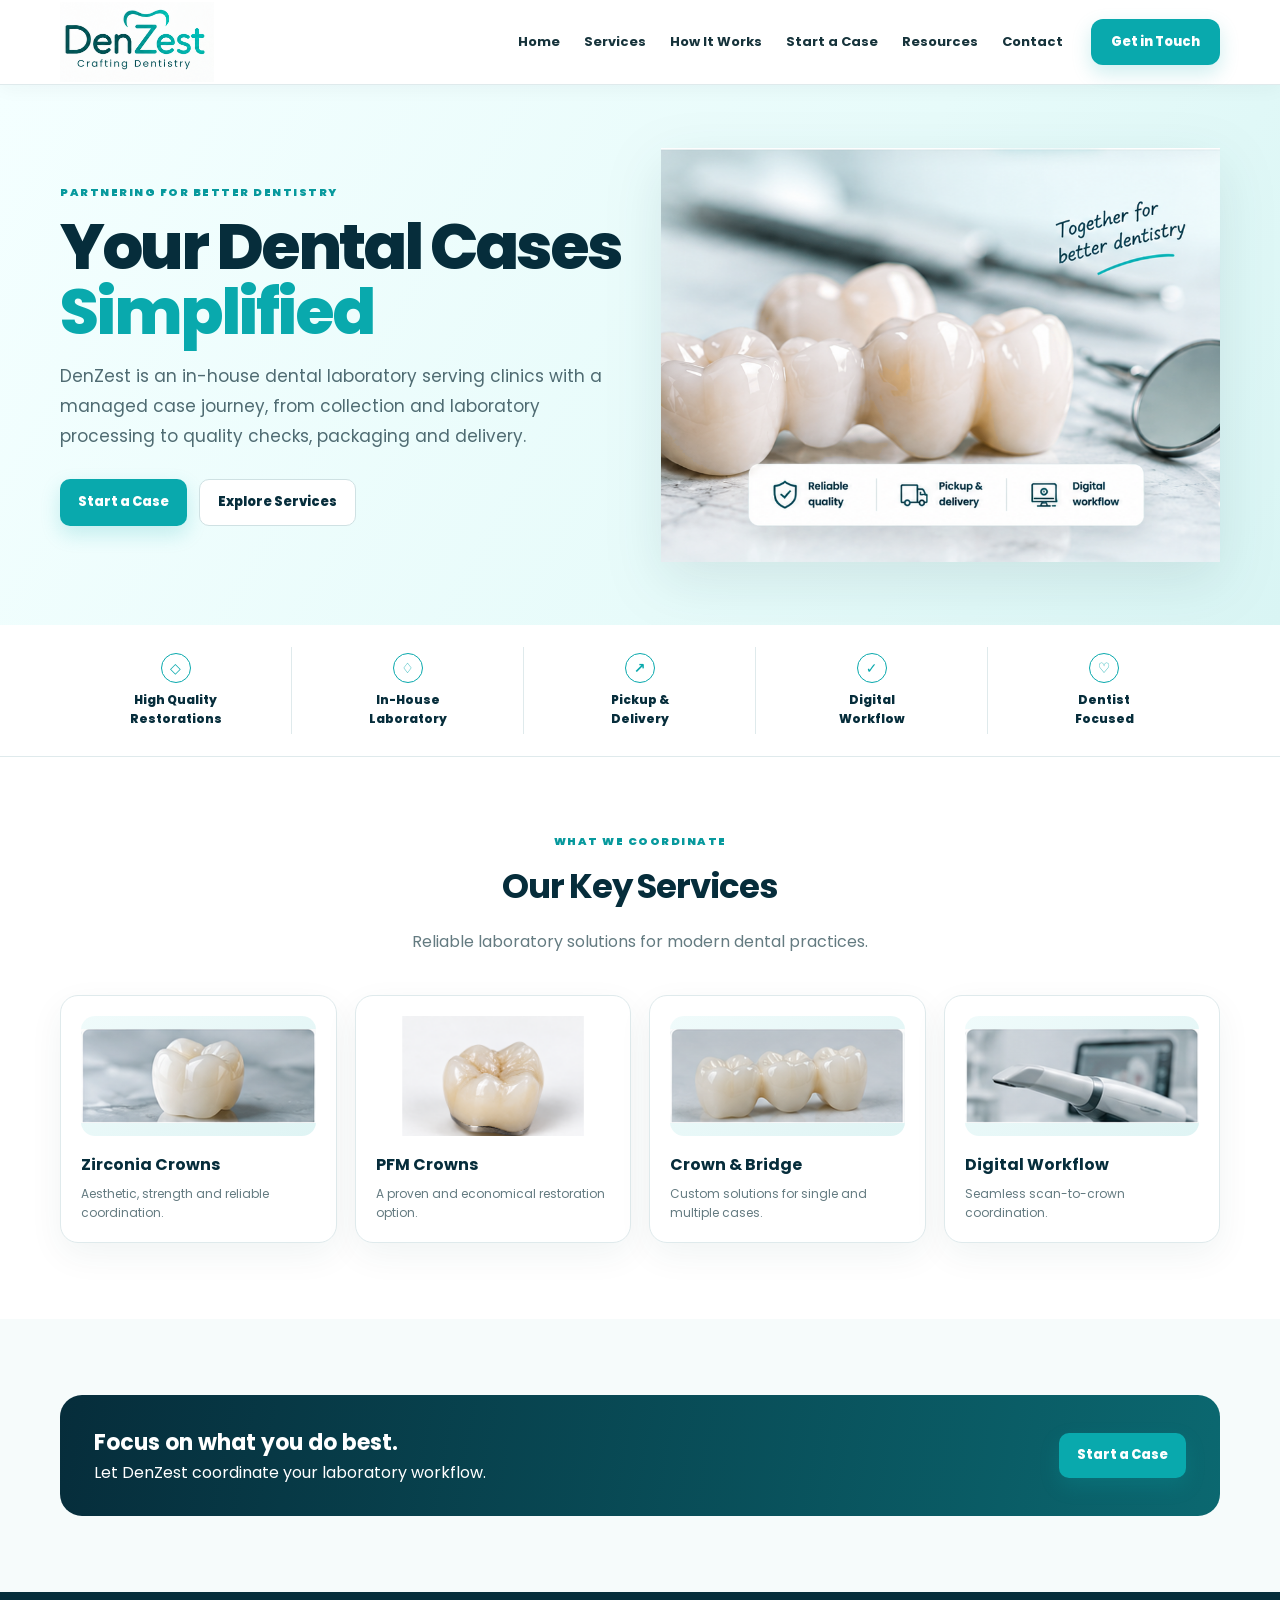
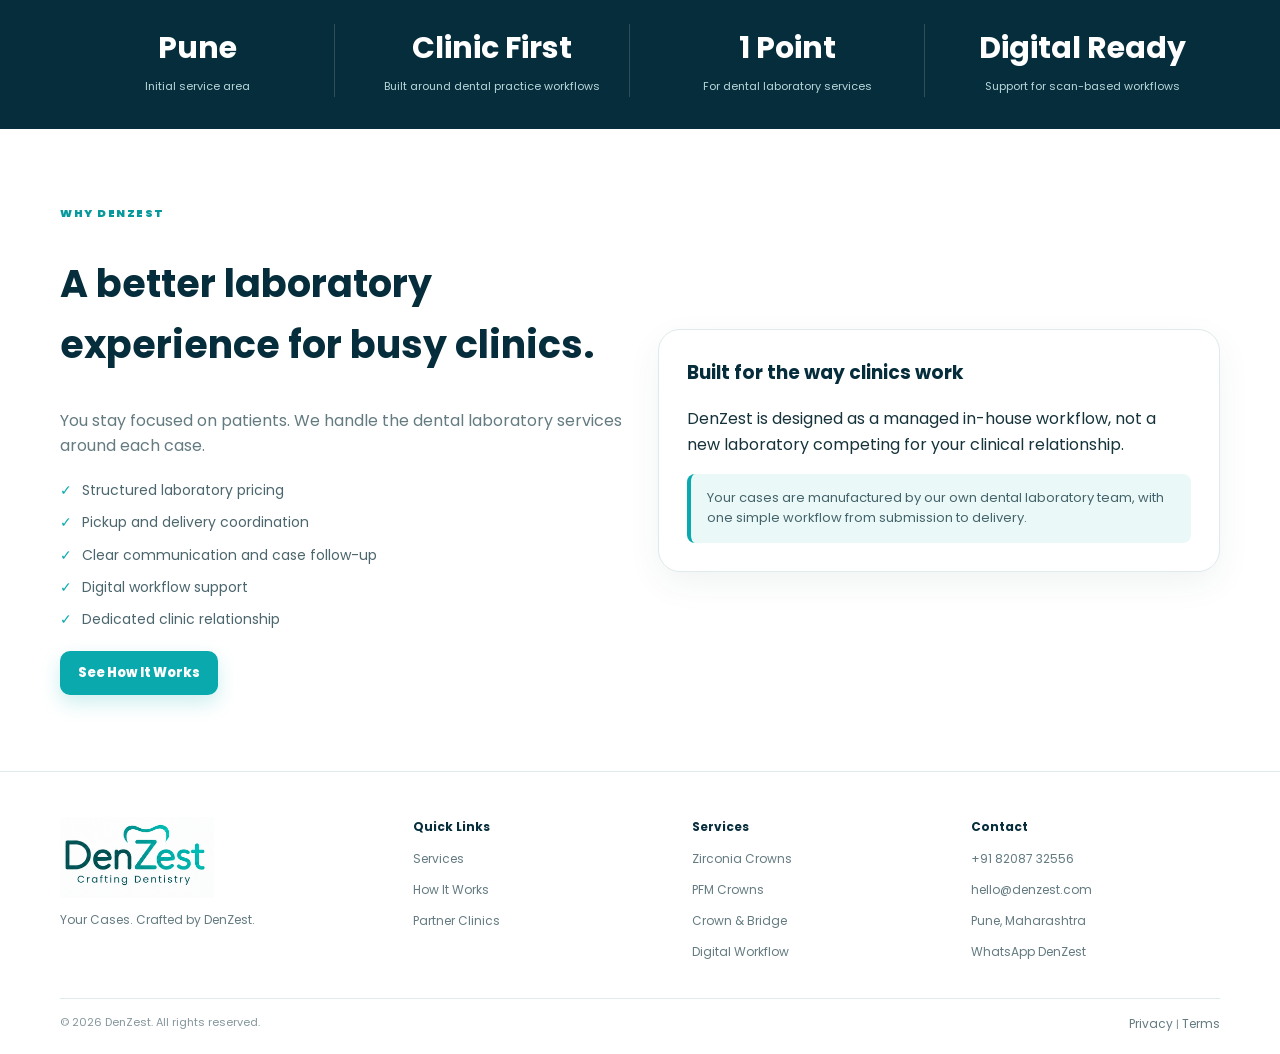
<file: index.html>
<!doctype html><html lang="en"><head><meta name="google-site-verification" content="w7FyKQYbhYV3WA57jhAJs1gHmQYAZ9jwC3ZkeEBRRkY" /><meta charset="utf-8"><meta name="viewport" content="width=device-width,initial-scale=1"><title>DenZest | Your Cases. Crafted by DenZest.</title><meta name="description" content="Your Cases. Crafted by DenZest. Dental laboratory services for clinics in Pune, made by the DenZest team and delivered with care."><link rel="canonical" href="https://www.denzest.com/"><meta property="og:title" content="DenZest | Your Cases. Crafted by DenZest."><meta property="og:description" content="Your Cases. Crafted by DenZest. Dental laboratory services for clinics in Pune, made by the DenZest team and delivered with care."><meta property="og:type" content="website"><meta property="og:url" content="https://www.denzest.com/"><meta property="og:site_name" content="DenZest"><meta property="og:locale" content="en_IN"><meta property="og:image:secure_url" content="https://www.denzest.com/assets/og-denzest-v2.png"><meta property="og:image:type" content="image/png"><meta property="og:image:width" content="1200"><meta property="og:image:height" content="630"><meta property="og:image" content="https://www.denzest.com/assets/og-denzest-v2.png"><meta property="og:image:alt" content="DenZest - Better Dentistry Together"><meta name="twitter:card" content="summary_large_image"><meta name="twitter:title" content="DenZest | Your Cases. Crafted by DenZest."><meta name="twitter:description" content="Your Cases. Crafted by DenZest. Dental laboratory services for clinics in Pune, made by the DenZest team and delivered with care."><meta name="twitter:image" content="https://www.denzest.com/assets/og-denzest-v2.png"><meta name="theme-color" content="#062d3b"><link rel="stylesheet" href="assets/style.css"><link rel="icon" href="assets/favicon.ico" sizes="any"><link rel="icon" type="image/png" href="assets/favicon.png"><link rel="apple-touch-icon" href="assets/favicon.png"><script type="application/ld+json">{"@context":"https://schema.org","@type":"Organization","@id":"https://www.denzest.com/#organization","name":"DenZest","alternateName":"DenZest Dental Laboratory","url":"https://www.denzest.com/","logo":"https://www.denzest.com/assets/denzest-original-logo.png","description":"In-house dental laboratory services for clinics in Pune, including zirconia, PFM, crown and bridge, pickup, delivery and digital workflow support.","telephone":"+91 82087 32556","email":"hello@denzest.com","areaServed":{"@type":"City","name":"Pune"},"contactPoint":{"@type":"ContactPoint","contactType":"customer service","telephone":"+91 82087 32556","email":"hello@denzest.com","areaServed":"IN"}}</script><script type="text/javascript">
    (function(c,l,a,r,i,t,y){
        c[a]=c[a]||function(){(c[a].q=c[a].q||[]).push(arguments)};
        t=l.createElement(r);t.async=1;t.src="https://www.clarity.ms/tag/"+i;
        y=l.getElementsByTagName(r)[0];y.parentNode.insertBefore(t,y);
    })(window, document, "clarity", "script", "ygi3sx2bf3");
</script>
</head><body>
<nav class="nav"><div class="container navin"><a class="brand" href="index.html"><img src="assets/denzest-original-logo.png" alt="DenZest" width="150"></a><div class="links"><a href="index.html">Home</a><a href="services.html">Services</a><a href="how-it-works.html">How It Works</a><a href="partner.html">Start a Case</a><a href="blog/index.html">Resources</a><a href="contact.html">Contact</a></div><a class="navcta" data-event="get_in_touch" href="contact.html">Get in Touch</a><button class="mobilemenu" type="button" aria-label="Open navigation" aria-expanded="false">☰</button></div></nav>
<header class="hero"><div class="container"><div><div class="eyebrow">Partnering for better dentistry</div><h1>Your Dental Cases<br><span class="hero-accent">Simplified</span></h1><p>DenZest is an in-house dental laboratory serving clinics with a managed case journey, from collection and laboratory processing to quality checks, packaging and delivery.</p><div class="actions"><a class="btn primary" href="partner.html">Start a Case</a><a class="btn secondary" href="services.html">Explore Services</a></div></div><div class="hero-art"><img src="assets/hero-home-clean.png" alt="Dental restorations coordinated by DenZest" width="640" height="460" loading="eager" decoding="async"></div></div></header>
<section class="featurebar"><div class="container features"><div class="feature"><div class="ico">◇</div>High Quality<br>Restorations</div><div class="feature"><div class="ico">♢</div>In-House<br>Laboratory</div><div class="feature"><div class="ico">↗</div>Pickup &<br>Delivery</div><div class="feature"><div class="ico">✓</div>Digital<br>Workflow</div><div class="feature"><div class="ico">♡</div>Dentist<br>Focused</div></div></section>
<section class="section"><div class="container"><div class="sectionhead"><div class="eyebrow">What we coordinate</div><h2>Our Key Services</h2><p>Reliable laboratory solutions for modern dental practices.</p></div><div class="cards"><a class="card" href="zirconia-crowns.html"><div class="visual"><img src="assets/zirconia.svg" alt="Zirconia crown"></div><h3>Zirconia Crowns</h3><p>Aesthetic, strength and reliable coordination.</p></a><a class="card" href="services.html#pfm"><div class="visual"><img src="assets/pfm.png" alt="PFM crown"></div><h3>PFM Crowns</h3><p>A proven and economical restoration option.</p></a><a class="card" href="services.html#bridge"><div class="visual"><img src="assets/bridge.svg" alt="Dental bridge"></div><h3>Crown & Bridge</h3><p>Custom solutions for single and multiple cases.</p></a><a class="card" href="services.html#digital"><div class="visual"><img src="assets/scanner.svg" alt="Digital dental scanner workflow"></div><h3>Digital Workflow</h3><p>Seamless scan-to-crown coordination.</p></a></div></div></section>
<section class="section alt"><div class="container"><div class="banner"><div><h3>Focus on what you do best.</h3><div>Let DenZest coordinate your laboratory workflow.</div></div><a class="btn primary" href="partner.html">Start a Case</a></div></div></section>
<section class="band"><div class="container stats"><div class="stat"><strong>Pune</strong><span>Initial service area</span></div><div class="stat"><strong>Clinic First</strong><span>Built around dental practice workflows</span></div><div class="stat"><strong>1 Point</strong><span>For dental laboratory services</span></div><div class="stat"><strong>Digital Ready</strong><span>Support for scan-based workflows</span></div></div></section>
<section class="section"><div class="container split"><div><div class="eyebrow">Why DenZest</div><h2 style="font-size:38px;color:var(--navy)">A better laboratory experience for busy clinics.</h2><p style="color:var(--muted)">You stay focused on patients. We handle the dental laboratory services around each case.</p><ul class="checklist"><li>Structured laboratory pricing</li><li>Pickup and delivery coordination</li><li>Clear communication and case follow-up</li><li>Digital workflow support</li><li>Dedicated clinic relationship</li></ul><a class="btn primary" href="how-it-works.html">See How It Works</a></div><div class="panel"><h3>Built for the way clinics work</h3><p>DenZest is designed as a managed in-house workflow, not a new laboratory competing for your clinical relationship.</p><div class="notice">Your cases are manufactured by our own dental laboratory team, with one simple workflow from submission to delivery.</div></div></div></section>
<footer class="footer"><div class="container footergrid"><div><a class="brand" href="index.html"><img src="assets/denzest-original-logo.png" alt="DenZest" width="150"></a><p>Your Cases. Crafted by DenZest.</p></div><div><h4>Quick Links</h4><p><a href="services.html">Services</a></p><p><a href="how-it-works.html">How It Works</a></p><p><a href="partner.html">Partner Clinics</a></p><p></p></div><div><h4>Services</h4><p><a href="zirconia-crowns.html">Zirconia Crowns</a></p><p><a href="services.html#pfm">PFM Crowns</a></p><p><a href="services.html#bridge">Crown & Bridge</a></p><p><a href="services.html#digital">Digital Workflow</a></p></div><div><h4>Contact</h4><p><a href="tel:+918208732556">+91 82087 32556</a></p><p><a href="mailto:hello@denzest.com">hello@denzest.com</a></p><p>Pune, Maharashtra</p><p><a href="https://wa.me/918208732556" target="_blank">WhatsApp DenZest</a></p></div></div><div class="container legal"><span>© 2026 DenZest. All rights reserved.</span><span><a href="privacy.html">Privacy</a> | <a href="privacy.html">Terms</a></span></div></footer><script src="assets/config.js"></script><script src="assets/analytics.js"></script><script src="assets/site.js"></script></body></html>
</file>
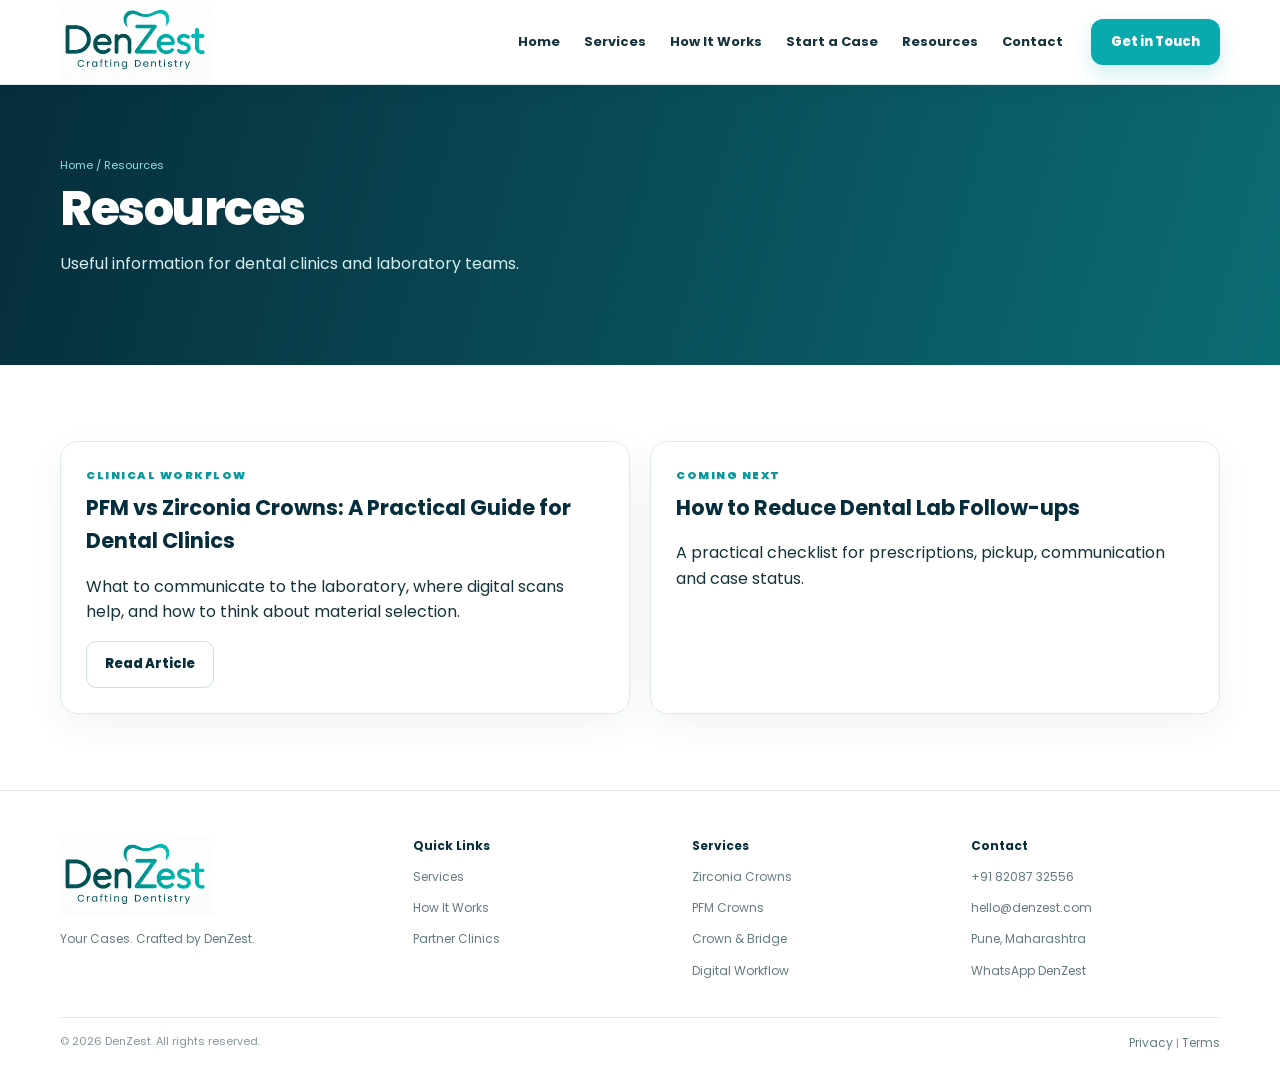
<file: blog/index.html>
<!doctype html><html lang="en"><head><meta charset="utf-8"><meta name="viewport" content="width=device-width,initial-scale=1"><title>Dental Laboratory Resources | DenZest</title><meta name="description" content="Practical dental laboratory resources for clinics, including zirconia, PFM, case communication, digital workflows and dental laboratory services."><link rel="canonical" href="https://www.denzest.com/blog/"><meta property="og:title" content="Dental Laboratory Resources | DenZest"><meta property="og:description" content="Practical dental laboratory resources for clinics, including zirconia, PFM, case communication, digital workflows and dental laboratory services."><meta property="og:type" content="website"><meta property="og:url" content="https://www.denzest.com/blog/"><meta property="og:site_name" content="DenZest"><meta property="og:locale" content="en_IN"><meta property="og:image:secure_url" content="https://www.denzest.com/assets/og-denzest-v2.png"><meta property="og:image:type" content="image/png"><meta property="og:image:width" content="1200"><meta property="og:image:height" content="630"><meta property="og:image" content="https://www.denzest.com/assets/og-denzest-v2.png"><meta property="og:image:alt" content="DenZest - Better Dentistry Together"><meta name="twitter:card" content="summary_large_image"><meta name="twitter:title" content="Dental Laboratory Resources | DenZest"><meta name="twitter:description" content="Practical dental laboratory resources for clinics, including zirconia, PFM, case communication, digital workflows and dental laboratory services."><meta name="twitter:image" content="https://www.denzest.com/assets/og-denzest-v2.png"><meta name="theme-color" content="#062d3b"><link rel="stylesheet" href="../assets/style.css"><link rel="icon" href="../assets/favicon.ico" sizes="any"><link rel="icon" type="image/png" href="../assets/favicon.png"><link rel="apple-touch-icon" href="../assets/favicon.png"><script type="text/javascript">
    (function(c,l,a,r,i,t,y){
        c[a]=c[a]||function(){(c[a].q=c[a].q||[]).push(arguments)};
        t=l.createElement(r);t.async=1;t.src="https://www.clarity.ms/tag/"+i;
        y=l.getElementsByTagName(r)[0];y.parentNode.insertBefore(t,y);
    })(window, document, "clarity", "script", "ygi3sx2bf3");
</script>
</head><body>
<nav class="nav"><div class="container navin"><a class="brand" href="../index.html"><img src="../assets/denzest-original-logo.png" alt="DenZest, Crafting Dentistry" width="150"></a><div class="links"><a href="../index.html">Home</a><a href="../services.html">Services</a><a href="../how-it-works.html">How It Works</a><a href="../partner.html">Start a Case</a><a href="index.html">Resources</a><a href="../contact.html">Contact</a></div><a class="navcta" data-event="get_in_touch" href="../contact.html">Get in Touch</a><button class="mobilemenu" type="button" aria-label="Open navigation" aria-expanded="false">☰</button></div></nav><header class="pagehero"><div class="container"><div class="crumb">Home / Resources</div><h1>Resources</h1><p>Useful information for dental clinics and laboratory teams.</p></div></header><main class="section"><div class="container bloggrid"><article class="blogcard"><div class="eyebrow">Clinical workflow</div><h2><a href="pfm-vs-zirconia.html">PFM vs Zirconia Crowns: A Practical Guide for Dental Clinics</a></h2><p>What to communicate to the laboratory, where digital scans help, and how to think about material selection.</p><a class="btn secondary" href="pfm-vs-zirconia.html">Read Article</a></article><article class="blogcard"><div class="eyebrow">Coming next</div><h2>How to Reduce Dental Lab Follow-ups</h2><p>A practical checklist for prescriptions, pickup, communication and case status.</p></article></div></main><footer class="footer"><div class="container footergrid"><div><a class="brand" href="../index.html"><img src="../assets/denzest-original-logo.png" alt="DenZest" width="150"></a><p>Your Cases. Crafted by DenZest.</p></div><div><h4>Quick Links</h4><p><a href="../services.html">Services</a></p><p><a href="../how-it-works.html">How It Works</a></p><p><a href="../partner.html">Partner Clinics</a></p><p></p></div><div><h4>Services</h4><p><a href="../zirconia-crowns.html">Zirconia Crowns</a></p><p><a href="../services.html#pfm">PFM Crowns</a></p><p><a href="../services.html#bridge">Crown & Bridge</a></p><p><a href="../services.html#digital">Digital Workflow</a></p></div><div><h4>Contact</h4><p><a href="tel:+918208732556">+91 82087 32556</a></p><p><a href="mailto:hello@denzest.com">hello@denzest.com</a></p><p>Pune, Maharashtra</p><p><a href="https://wa.me/918208732556" target="_blank">WhatsApp DenZest</a></p></div></div><div class="container legal"><span>© 2026 DenZest. All rights reserved.</span><span><a href="../privacy.html">Privacy</a> | <a href="../privacy.html">Terms</a></span></div></footer><script src="../assets/site.js"></script></body></html>
</file>
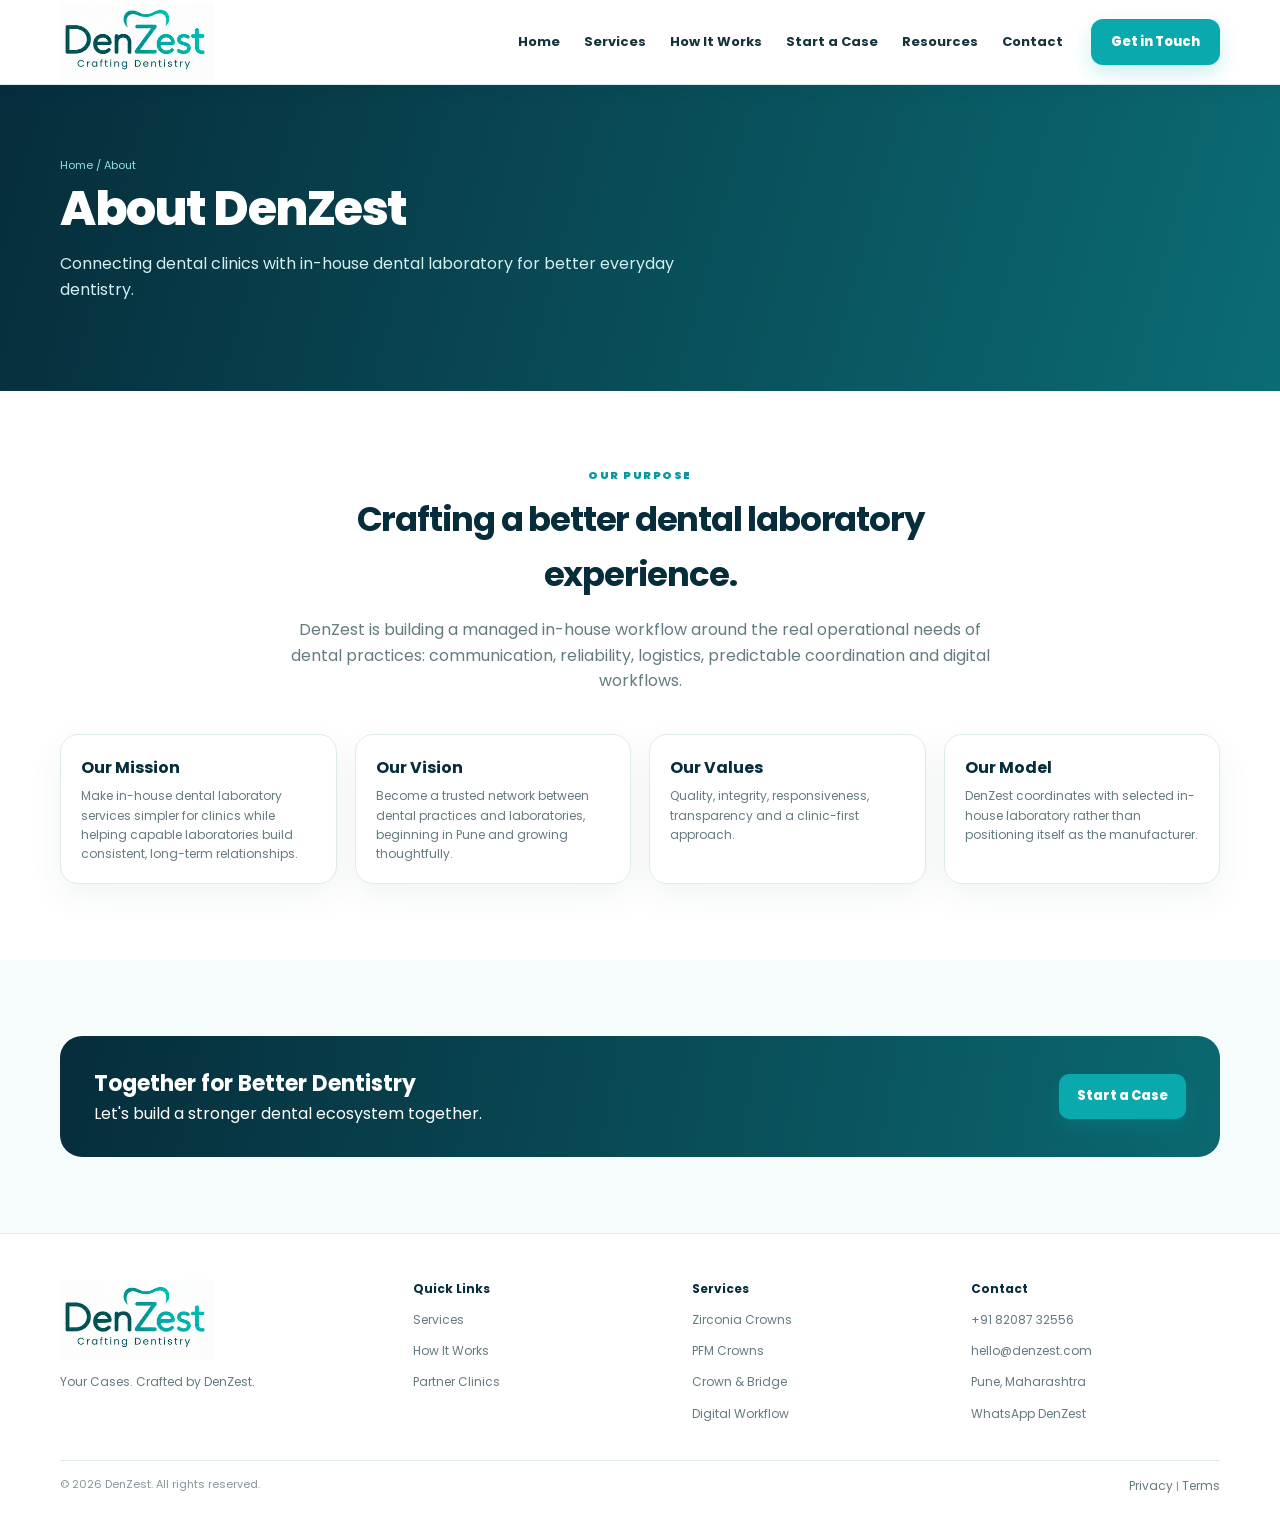
<file: about.html>
<!doctype html><html lang="en"><head><meta charset="utf-8"><meta name="viewport" content="width=device-width,initial-scale=1"><title>About DenZest | Crafting Dentistry</title><meta name="description" content="Learn about DenZest, an in-house dental laboratory in Pune focused on quality restorations, dependable workflows and clinic-first service."><link rel="canonical" href="https://www.denzest.com/about.html"><meta property="og:title" content="About DenZest | Crafting Dentistry"><meta property="og:description" content="Learn about DenZest, an in-house dental laboratory in Pune focused on quality restorations, dependable workflows and clinic-first service."><meta property="og:type" content="website"><meta property="og:url" content="https://www.denzest.com/about.html"><meta property="og:site_name" content="DenZest"><meta property="og:locale" content="en_IN"><meta property="og:image:secure_url" content="https://www.denzest.com/assets/og-denzest-v2.png"><meta property="og:image:type" content="image/png"><meta property="og:image:width" content="1200"><meta property="og:image:height" content="630"><meta property="og:image" content="https://www.denzest.com/assets/og-denzest-v2.png"><meta property="og:image:alt" content="DenZest - Better Dentistry Together"><meta name="twitter:card" content="summary_large_image"><meta name="twitter:title" content="About DenZest | Crafting Dentistry"><meta name="twitter:description" content="Learn about DenZest, an in-house dental laboratory in Pune focused on quality restorations, dependable workflows and clinic-first service."><meta name="twitter:image" content="https://www.denzest.com/assets/og-denzest-v2.png"><meta name="theme-color" content="#062d3b"><link rel="stylesheet" href="assets/style.css"><link rel="icon" href="assets/favicon.ico" sizes="any"><link rel="icon" type="image/png" href="assets/favicon.png"><link rel="apple-touch-icon" href="assets/favicon.png"><script type="text/javascript">
    (function(c,l,a,r,i,t,y){
        c[a]=c[a]||function(){(c[a].q=c[a].q||[]).push(arguments)};
        t=l.createElement(r);t.async=1;t.src="https://www.clarity.ms/tag/"+i;
        y=l.getElementsByTagName(r)[0];y.parentNode.insertBefore(t,y);
    })(window, document, "clarity", "script", "ygi3sx2bf3");
</script>
</head><body>
<nav class="nav"><div class="container navin"><a class="brand" href="index.html"><img src="assets/denzest-original-logo.png" alt="DenZest, Crafting Dentistry" width="150"></a><div class="links"><a href="index.html">Home</a><a href="services.html">Services</a><a href="how-it-works.html">How It Works</a><a href="partner.html">Start a Case</a><a href="blog/index.html">Resources</a><a href="contact.html">Contact</a></div><a class="navcta" data-event="get_in_touch" href="contact.html">Get in Touch</a><button class="mobilemenu" type="button" aria-label="Open navigation" aria-expanded="false">☰</button></div></nav><header class="pagehero"><div class="container"><div class="crumb">Home / About</div><h1>About DenZest</h1><p>Connecting dental clinics with in-house dental laboratory for better everyday dentistry.</p></div></header><main class="section"><div class="container"><div class="sectionhead"><div class="eyebrow">Our purpose</div><h2>Crafting a better dental laboratory experience.</h2><p>DenZest is building a managed in-house workflow around the real operational needs of dental practices: communication, reliability, logistics, predictable coordination and digital workflows.</p></div><div class="cards"><div class="card"><h3>Our Mission</h3><p>Make in-house dental laboratory services simpler for clinics while helping capable laboratories build consistent, long-term relationships.</p></div><div class="card"><h3>Our Vision</h3><p>Become a trusted network between dental practices and laboratories, beginning in Pune and growing thoughtfully.</p></div><div class="card"><h3>Our Values</h3><p>Quality, integrity, responsiveness, transparency and a clinic-first approach.</p></div><div class="card"><h3>Our Model</h3><p>DenZest coordinates with selected in-house laboratory rather than positioning itself as the manufacturer.</p></div></div></div></main><section class="section alt"><div class="container"><div class="banner"><div><h3>Together for Better Dentistry</h3><div>Let's build a stronger dental ecosystem together.</div></div><a class="btn primary" href="partner.html">Start a Case</a></div></div></section><footer class="footer"><div class="container footergrid"><div><a class="brand" href="index.html"><img src="assets/denzest-original-logo.png" alt="DenZest" width="150"></a><p>Your Cases. Crafted by DenZest.</p></div><div><h4>Quick Links</h4><p><a href="services.html">Services</a></p><p><a href="how-it-works.html">How It Works</a></p><p><a href="partner.html">Partner Clinics</a></p><p></p></div><div><h4>Services</h4><p><a href="zirconia-crowns.html">Zirconia Crowns</a></p><p><a href="services.html#pfm">PFM Crowns</a></p><p><a href="services.html#bridge">Crown & Bridge</a></p><p><a href="services.html#digital">Digital Workflow</a></p></div><div><h4>Contact</h4><p><a href="tel:+918208732556">+91 82087 32556</a></p><p><a href="mailto:hello@denzest.com">hello@denzest.com</a></p><p>Pune, Maharashtra</p><p><a href="https://wa.me/918208732556" target="_blank">WhatsApp DenZest</a></p></div></div><div class="container legal"><span>© 2026 DenZest. All rights reserved.</span><span><a href="privacy.html">Privacy</a> | <a href="privacy.html">Terms</a></span></div></footer><script src="assets/site.js"></script></body></html>
</file>
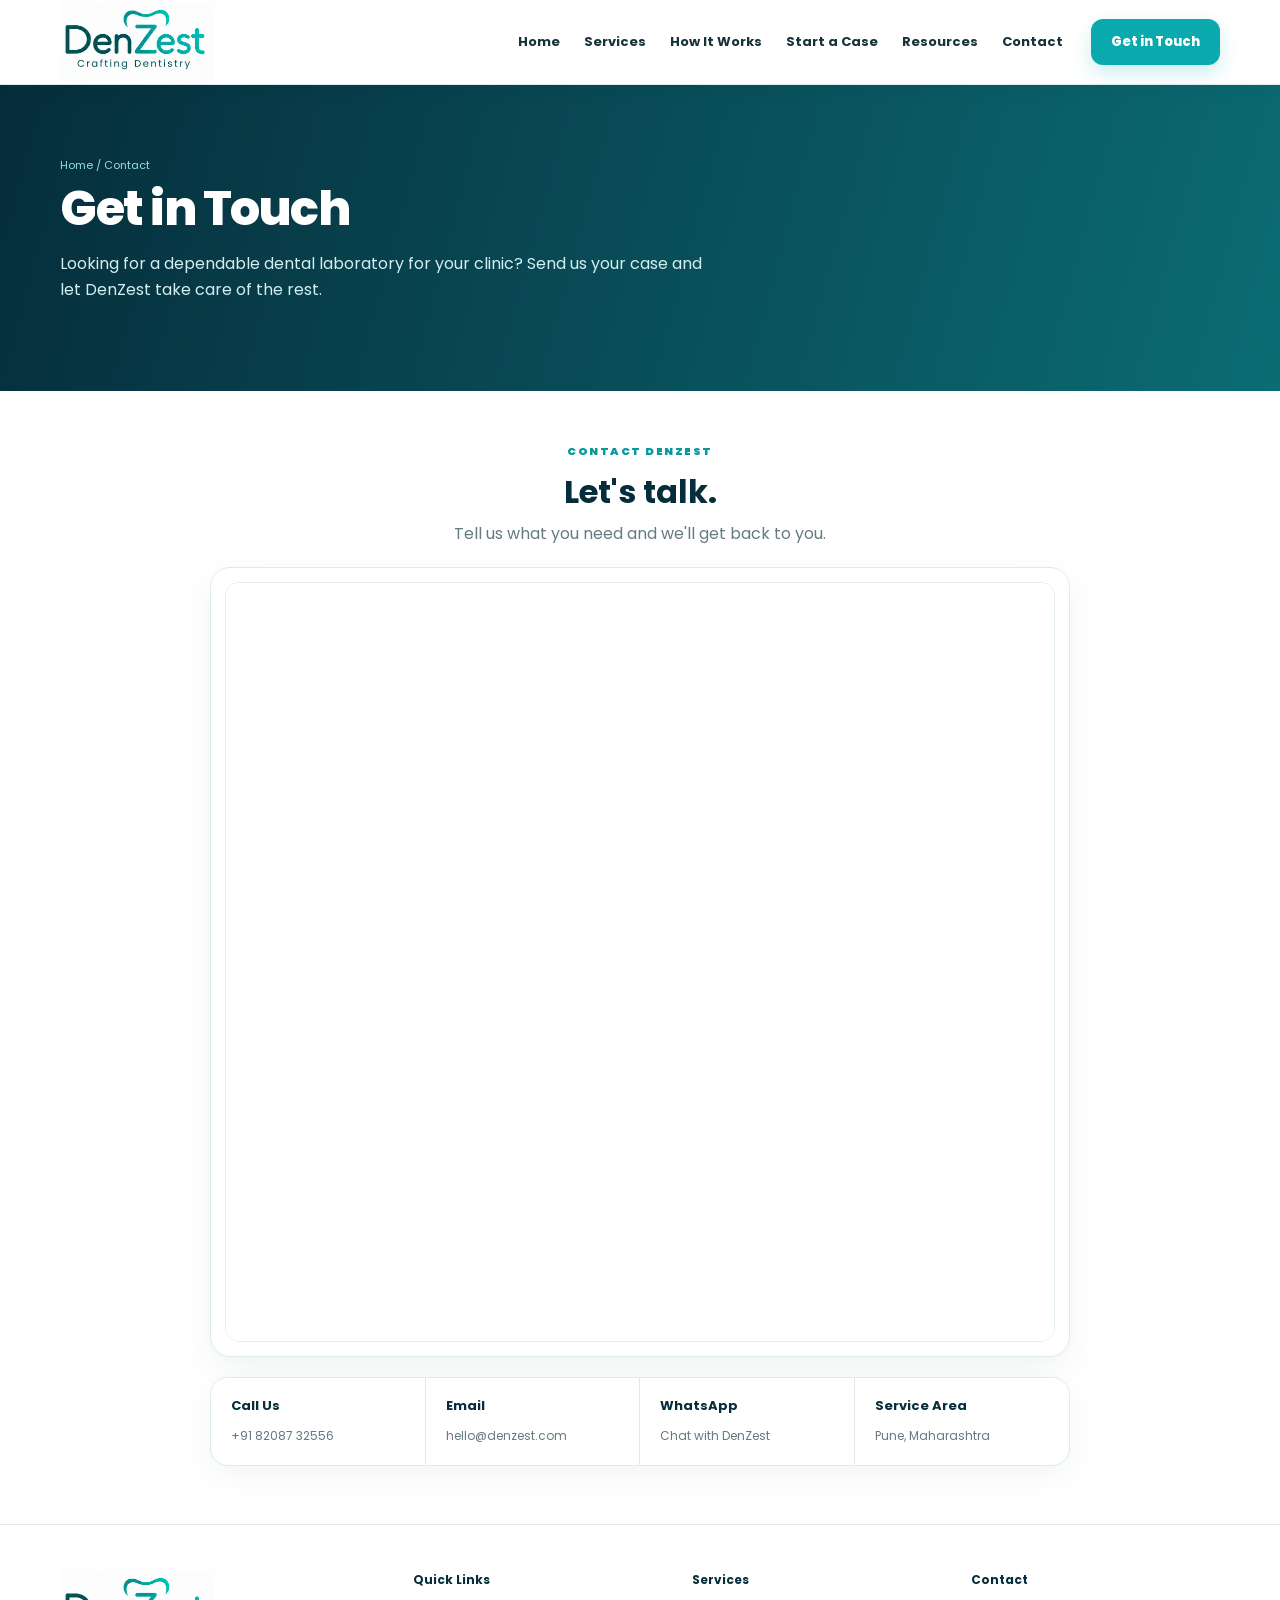
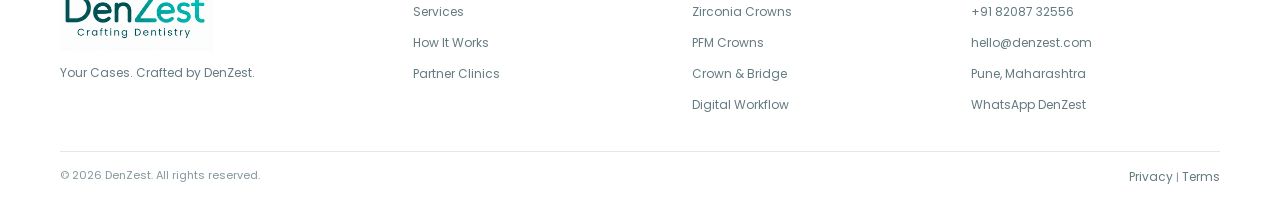
<file: contact.html>
<!doctype html><html lang="en"><head><meta charset="utf-8"><meta name="viewport" content="width=device-width,initial-scale=1"><title>Contact DenZest | Dental Laboratory in Pune</title><meta name="description" content="Contact DenZest, an in-house dental laboratory in Pune, for clinic enquiries, laboratory services, digital workflow support, pickup and delivery."><link rel="canonical" href="https://www.denzest.com/contact.html"><meta property="og:title" content="Contact DenZest | Dental Laboratory in Pune"><meta property="og:description" content="Contact DenZest, an in-house dental laboratory in Pune, for clinic enquiries, laboratory services, digital workflow support, pickup and delivery."><meta property="og:type" content="website"><meta property="og:url" content="https://www.denzest.com/contact.html"><meta property="og:site_name" content="DenZest"><meta property="og:locale" content="en_IN"><meta property="og:image:secure_url" content="https://www.denzest.com/assets/og-denzest-v2.png"><meta property="og:image:type" content="image/png"><meta property="og:image:width" content="1200"><meta property="og:image:height" content="630"><meta property="og:image" content="https://www.denzest.com/assets/og-denzest-v2.png"><meta property="og:image:alt" content="DenZest - Better Dentistry Together"><meta name="twitter:card" content="summary_large_image"><meta name="twitter:title" content="Contact DenZest | Dental Laboratory in Pune"><meta name="twitter:description" content="Contact DenZest, an in-house dental laboratory in Pune, for clinic enquiries, laboratory services, digital workflow support, pickup and delivery."><meta name="twitter:image" content="https://www.denzest.com/assets/og-denzest-v2.png"><meta name="theme-color" content="#062d3b"><link rel="stylesheet" href="assets/style.css"><link rel="icon" href="assets/favicon.ico" sizes="any"><link rel="icon" type="image/png" href="assets/favicon.png"><link rel="apple-touch-icon" href="assets/favicon.png"><script type="text/javascript">
    (function(c,l,a,r,i,t,y){
        c[a]=c[a]||function(){(c[a].q=c[a].q||[]).push(arguments)};
        t=l.createElement(r);t.async=1;t.src="https://www.clarity.ms/tag/"+i;
        y=l.getElementsByTagName(r)[0];y.parentNode.insertBefore(t,y);
    })(window, document, "clarity", "script", "ygi3sx2bf3");
</script>
</head><body>
<nav class="nav"><div class="container navin"><a class="brand" href="index.html"><img src="assets/denzest-original-logo.png" alt="DenZest, Crafting Dentistry" width="150"></a><div class="links"><a href="index.html">Home</a><a href="services.html">Services</a><a href="how-it-works.html">How It Works</a><a href="partner.html">Start a Case</a><a href="blog/index.html">Resources</a><a href="contact.html">Contact</a></div><a class="navcta" data-event="get_in_touch" href="contact.html">Get in Touch</a><button class="mobilemenu" type="button" aria-label="Open navigation" aria-expanded="false">☰</button></div></nav><header class="pagehero"><div class="container"><div class="crumb">Home / Contact</div><h1>Get in Touch</h1><p>Looking for a dependable dental laboratory for your clinic? Send us your case and let DenZest take care of the rest.</p></div></header><main class="section contact-section"><div class="container contact-layout"><div class="contact-intro"><div class="eyebrow">Contact DenZest</div><h2>Let's talk.</h2><p>Tell us what you need and we'll get back to you.</p></div><div class="form google-form-card contact-form-card"><div class="google-form-embed"><iframe src="https://docs.google.com/forms/d/e/1FAIpQLScZucSeuKJ5bKEj-g3nF5VFfrWbMRE3lbhMz4ti0jfePrF5IQ/viewform?embedded=true" title="DenZest contact form" width="100%" height="920" frameborder="0" marginheight="0" marginwidth="0">Loading…</iframe></div></div><div class="contact-info-strip"><div><h3>Call Us</h3><a href="tel:+918208732556">+91 82087 32556</a></div><div><h3>Email</h3><a href="mailto:hello@denzest.com">hello@denzest.com</a></div><div><h3>WhatsApp</h3><a href="https://wa.me/918208732556" target="_blank" rel="noopener">Chat with DenZest</a></div><div><h3>Service Area</h3><span>Pune, Maharashtra</span></div></div></div></main><footer class="footer"><div class="container footergrid"><div><a class="brand" href="index.html"><img src="assets/denzest-original-logo.png" alt="DenZest" width="150"></a><p>Your Cases. Crafted by DenZest.</p></div><div><h4>Quick Links</h4><p><a href="services.html">Services</a></p><p><a href="how-it-works.html">How It Works</a></p><p><a href="partner.html">Partner Clinics</a></p><p></p></div><div><h4>Services</h4><p><a href="zirconia-crowns.html">Zirconia Crowns</a></p><p><a href="services.html#pfm">PFM Crowns</a></p><p><a href="services.html#bridge">Crown & Bridge</a></p><p><a href="services.html#digital">Digital Workflow</a></p></div><div><h4>Contact</h4><p><a href="tel:+918208732556">+91 82087 32556</a></p><p><a href="mailto:hello@denzest.com">hello@denzest.com</a></p><p>Pune, Maharashtra</p><p><a href="https://wa.me/918208732556" target="_blank">WhatsApp DenZest</a></p></div></div><div class="container legal"><span>© 2026 DenZest. All rights reserved.</span><span><a href="privacy.html">Privacy</a> | <a href="privacy.html">Terms</a></span></div></footer><script src="assets/config.js"></script><script src="assets/analytics.js"></script><script src="assets/site.js"></script></body></html>
</file>
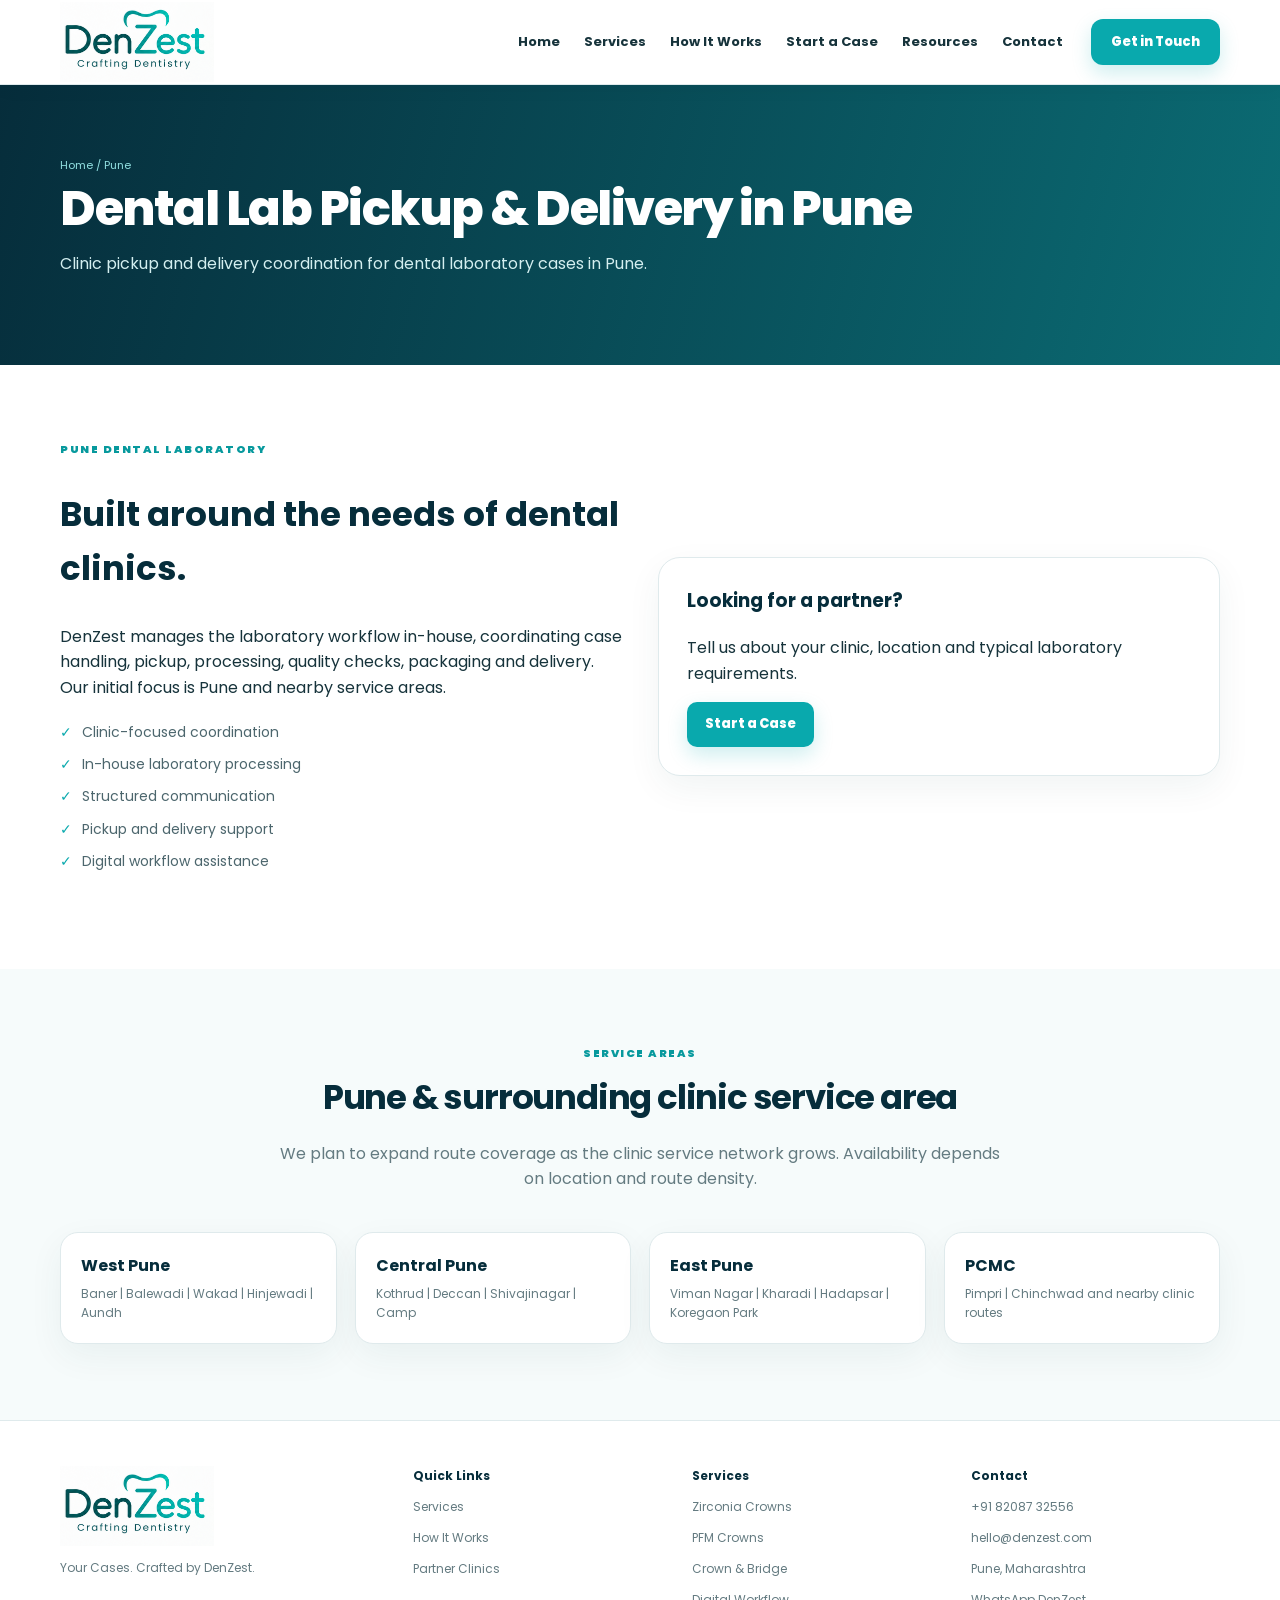
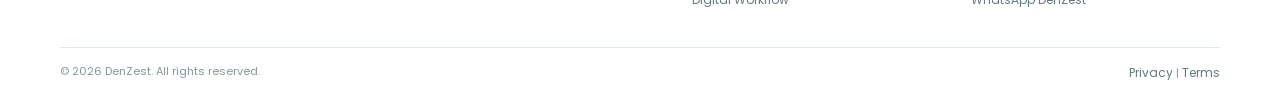
<file: dental-lab-pickup-delivery-pune.html>
<!doctype html><html lang="en"><head><meta charset="utf-8"><meta name="viewport" content="width=device-width,initial-scale=1"><title>Dental Lab Pickup & Delivery in Pune | DenZest</title><meta name="description" content="DenZest provides dental laboratory pickup, delivery and in-house case coordination for clinics across Pune and nearby service areas."><meta name="keywords" content="dental lab pickup delivery Pune;dental laboratory pickup Pune;dental lab delivery Pune"><link rel="canonical" href="https://www.denzest.com/dental-lab-pickup-delivery-pune.html"><meta property="og:title" content="Dental Lab Pickup & Delivery in Pune | DenZest"><meta property="og:description" content="DenZest provides dental laboratory pickup, delivery and in-house case coordination for clinics across Pune and nearby service areas."><meta property="og:type" content="website"><meta property="og:url" content="https://www.denzest.com/dental-lab-pickup-delivery-pune.html"><meta property="og:site_name" content="DenZest"><meta property="og:locale" content="en_IN"><meta property="og:image:secure_url" content="https://www.denzest.com/assets/og-denzest-v2.png"><meta property="og:image:type" content="image/png"><meta property="og:image:width" content="1200"><meta property="og:image:height" content="630"><meta property="og:image" content="https://www.denzest.com/assets/og-denzest-v2.png"><meta property="og:image:alt" content="DenZest - Better Dentistry Together"><meta name="twitter:card" content="summary_large_image"><meta name="twitter:title" content="Dental Lab Pickup & Delivery in Pune | DenZest"><meta name="twitter:description" content="DenZest provides dental laboratory pickup, delivery and in-house case coordination for clinics across Pune and nearby service areas."><meta name="twitter:image" content="https://www.denzest.com/assets/og-denzest-v2.png"><meta name="theme-color" content="#062d3b"><link rel="stylesheet" href="assets/style.css"><link rel="icon" href="assets/favicon.ico" sizes="any"><link rel="icon" type="image/png" href="assets/favicon.png"><link rel="apple-touch-icon" href="assets/favicon.png"><script type="text/javascript">
    (function(c,l,a,r,i,t,y){
        c[a]=c[a]||function(){(c[a].q=c[a].q||[]).push(arguments)};
        t=l.createElement(r);t.async=1;t.src="https://www.clarity.ms/tag/"+i;
        y=l.getElementsByTagName(r)[0];y.parentNode.insertBefore(t,y);
    })(window, document, "clarity", "script", "ygi3sx2bf3");
</script>
</head><body>
<nav class="nav"><div class="container navin"><a class="brand" href="index.html"><img src="assets/denzest-original-logo.png" alt="DenZest, Crafting Dentistry" width="150"></a><div class="links"><a href="index.html">Home</a><a href="services.html">Services</a><a href="how-it-works.html">How It Works</a><a href="partner.html">Start a Case</a><a href="blog/index.html">Resources</a><a href="contact.html">Contact</a></div><a class="navcta" data-event="get_in_touch" href="contact.html">Get in Touch</a><button class="mobilemenu" type="button" aria-label="Open navigation" aria-expanded="false">☰</button></div></nav><header class="pagehero"><div class="container"><div class="crumb">Home / Pune</div><h1>Dental Lab Pickup & Delivery in Pune</h1><p>Clinic pickup and delivery coordination for dental laboratory cases in Pune.</p></div></header><main class="section"><div class="container split"><div><div class="eyebrow">Pune dental laboratory</div><h2 style="font-size:34px;color:var(--navy)">Built around the needs of dental clinics.</h2><p>DenZest manages the laboratory workflow in-house, coordinating case handling, pickup, processing, quality checks, packaging and delivery. Our initial focus is Pune and nearby service areas.</p><ul class="checklist"><li>Clinic-focused coordination</li><li>In-house laboratory processing</li><li>Structured communication</li><li>Pickup and delivery support</li><li>Digital workflow assistance</li></ul></div><div class="panel"><h3>Looking for a partner?</h3><p>Tell us about your clinic, location and typical laboratory requirements.</p><a class="btn primary" href="partner.html">Start a Case</a></div></div></main><section class="section alt"><div class="container"><div class="sectionhead"><div class="eyebrow">Service areas</div><h2>Pune & surrounding clinic service area</h2><p>We plan to expand route coverage as the clinic service network grows. Availability depends on location and route density.</p></div><div class="cards"><div class="card"><h3>West Pune</h3><p>Baner | Balewadi | Wakad | Hinjewadi | Aundh</p></div><div class="card"><h3>Central Pune</h3><p>Kothrud | Deccan | Shivajinagar | Camp</p></div><div class="card"><h3>East Pune</h3><p>Viman Nagar | Kharadi | Hadapsar | Koregaon Park</p></div><div class="card"><h3>PCMC</h3><p>Pimpri | Chinchwad and nearby clinic routes</p></div></div></div></section><footer class="footer"><div class="container footergrid"><div><a class="brand" href="index.html"><img src="assets/denzest-original-logo.png" alt="DenZest" width="150"></a><p>Your Cases. Crafted by DenZest.</p></div><div><h4>Quick Links</h4><p><a href="services.html">Services</a></p><p><a href="how-it-works.html">How It Works</a></p><p><a href="partner.html">Partner Clinics</a></p><p></p></div><div><h4>Services</h4><p><a href="zirconia-crowns.html">Zirconia Crowns</a></p><p><a href="services.html#pfm">PFM Crowns</a></p><p><a href="services.html#bridge">Crown & Bridge</a></p><p><a href="services.html#digital">Digital Workflow</a></p></div><div><h4>Contact</h4><p><a href="tel:+918208732556">+91 82087 32556</a></p><p><a href="mailto:hello@denzest.com">hello@denzest.com</a></p><p>Pune, Maharashtra</p><p><a href="https://wa.me/918208732556" target="_blank">WhatsApp DenZest</a></p></div></div><div class="container legal"><span>© 2026 DenZest. All rights reserved.</span><span><a href="privacy.html">Privacy</a> | <a href="privacy.html">Terms</a></span></div></footer><script src="assets/site.js"></script></body></html>
</file>
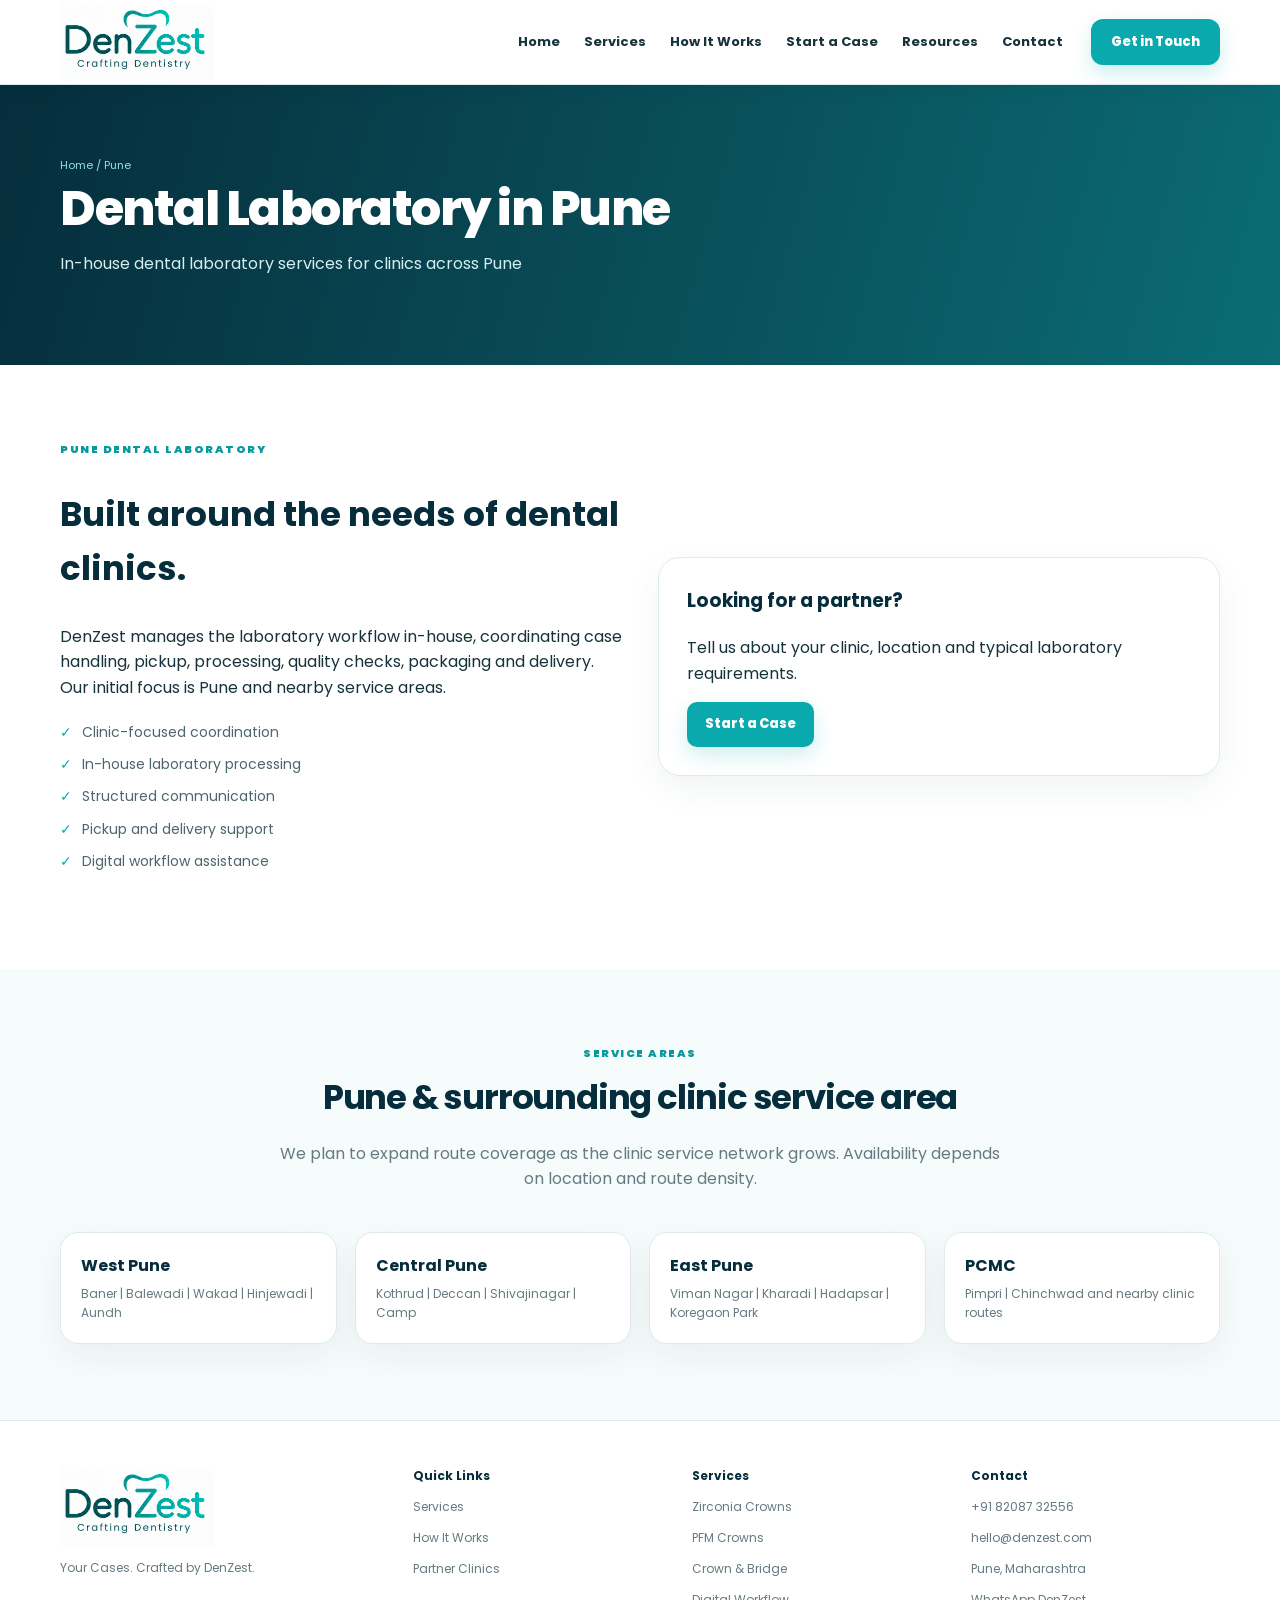
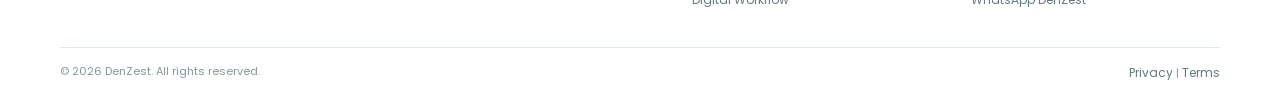
<file: dental-lab-pune.html>
<!doctype html><html lang="en"><head><meta charset="utf-8"><meta name="viewport" content="width=device-width,initial-scale=1"><title>Dental Laboratory in Pune | DenZest</title><meta name="description" content="DenZest is an in-house dental laboratory in Pune providing zirconia, PFM, crown and bridge, digital workflow, pickup and delivery services for dental clinics."><meta name="keywords" content="dental laboratory in Pune;dental lab Pune;dental laboratory services Pune"><link rel="canonical" href="https://www.denzest.com/dental-lab-pune.html"><meta property="og:title" content="Dental Laboratory in Pune | DenZest"><meta property="og:description" content="DenZest is an in-house dental laboratory in Pune providing zirconia, PFM, crown and bridge, digital workflow, pickup and delivery services for dental clinics."><meta property="og:type" content="website"><meta property="og:url" content="https://www.denzest.com/dental-lab-pune.html"><meta property="og:site_name" content="DenZest"><meta property="og:locale" content="en_IN"><meta property="og:image:secure_url" content="https://www.denzest.com/assets/og-denzest-v2.png"><meta property="og:image:type" content="image/png"><meta property="og:image:width" content="1200"><meta property="og:image:height" content="630"><meta property="og:image" content="https://www.denzest.com/assets/og-denzest-v2.png"><meta property="og:image:alt" content="DenZest - Better Dentistry Together"><meta name="twitter:card" content="summary_large_image"><meta name="twitter:title" content="Dental Laboratory in Pune | DenZest"><meta name="twitter:description" content="DenZest is an in-house dental laboratory in Pune providing zirconia, PFM, crown and bridge, digital workflow, pickup and delivery services for dental clinics."><meta name="twitter:image" content="https://www.denzest.com/assets/og-denzest-v2.png"><meta name="theme-color" content="#062d3b"><link rel="stylesheet" href="assets/style.css"><link rel="icon" href="assets/favicon.ico" sizes="any"><link rel="icon" type="image/png" href="assets/favicon.png"><link rel="apple-touch-icon" href="assets/favicon.png"><script type="text/javascript">
    (function(c,l,a,r,i,t,y){
        c[a]=c[a]||function(){(c[a].q=c[a].q||[]).push(arguments)};
        t=l.createElement(r);t.async=1;t.src="https://www.clarity.ms/tag/"+i;
        y=l.getElementsByTagName(r)[0];y.parentNode.insertBefore(t,y);
    })(window, document, "clarity", "script", "ygi3sx2bf3");
</script>
</head><body>
<nav class="nav"><div class="container navin"><a class="brand" href="index.html"><img src="assets/denzest-original-logo.png" alt="DenZest, Crafting Dentistry" width="150"></a><div class="links"><a href="index.html">Home</a><a href="services.html">Services</a><a href="how-it-works.html">How It Works</a><a href="partner.html">Start a Case</a><a href="blog/index.html">Resources</a><a href="contact.html">Contact</a></div><a class="navcta" data-event="get_in_touch" href="contact.html">Get in Touch</a><button class="mobilemenu" type="button" aria-label="Open navigation" aria-expanded="false">☰</button></div></nav><header class="pagehero"><div class="container"><div class="crumb">Home / Pune</div><h1>Dental Laboratory in Pune</h1><p>In-house dental laboratory services for clinics across Pune</p></div></header><main class="section"><div class="container split"><div><div class="eyebrow">Pune dental laboratory</div><h2 style="font-size:34px;color:var(--navy)">Built around the needs of dental clinics.</h2><p>DenZest manages the laboratory workflow in-house, coordinating case handling, pickup, processing, quality checks, packaging and delivery. Our initial focus is Pune and nearby service areas.</p><ul class="checklist"><li>Clinic-focused coordination</li><li>In-house laboratory processing</li><li>Structured communication</li><li>Pickup and delivery support</li><li>Digital workflow assistance</li></ul></div><div class="panel"><h3>Looking for a partner?</h3><p>Tell us about your clinic, location and typical laboratory requirements.</p><a class="btn primary" href="partner.html">Start a Case</a></div></div></main><section class="section alt"><div class="container"><div class="sectionhead"><div class="eyebrow">Service areas</div><h2>Pune & surrounding clinic service area</h2><p>We plan to expand route coverage as the clinic service network grows. Availability depends on location and route density.</p></div><div class="cards"><div class="card"><h3>West Pune</h3><p>Baner | Balewadi | Wakad | Hinjewadi | Aundh</p></div><div class="card"><h3>Central Pune</h3><p>Kothrud | Deccan | Shivajinagar | Camp</p></div><div class="card"><h3>East Pune</h3><p>Viman Nagar | Kharadi | Hadapsar | Koregaon Park</p></div><div class="card"><h3>PCMC</h3><p>Pimpri | Chinchwad and nearby clinic routes</p></div></div></div></section><footer class="footer"><div class="container footergrid"><div><a class="brand" href="index.html"><img src="assets/denzest-original-logo.png" alt="DenZest" width="150"></a><p>Your Cases. Crafted by DenZest.</p></div><div><h4>Quick Links</h4><p><a href="services.html">Services</a></p><p><a href="how-it-works.html">How It Works</a></p><p><a href="partner.html">Partner Clinics</a></p><p></p></div><div><h4>Services</h4><p><a href="zirconia-crowns.html">Zirconia Crowns</a></p><p><a href="services.html#pfm">PFM Crowns</a></p><p><a href="services.html#bridge">Crown & Bridge</a></p><p><a href="services.html#digital">Digital Workflow</a></p></div><div><h4>Contact</h4><p><a href="tel:+918208732556">+91 82087 32556</a></p><p><a href="mailto:hello@denzest.com">hello@denzest.com</a></p><p>Pune, Maharashtra</p><p><a href="https://wa.me/918208732556" target="_blank">WhatsApp DenZest</a></p></div></div><div class="container legal"><span>© 2026 DenZest. All rights reserved.</span><span><a href="privacy.html">Privacy</a> | <a href="privacy.html">Terms</a></span></div></footer><script src="assets/site.js"></script></body></html>
</file>
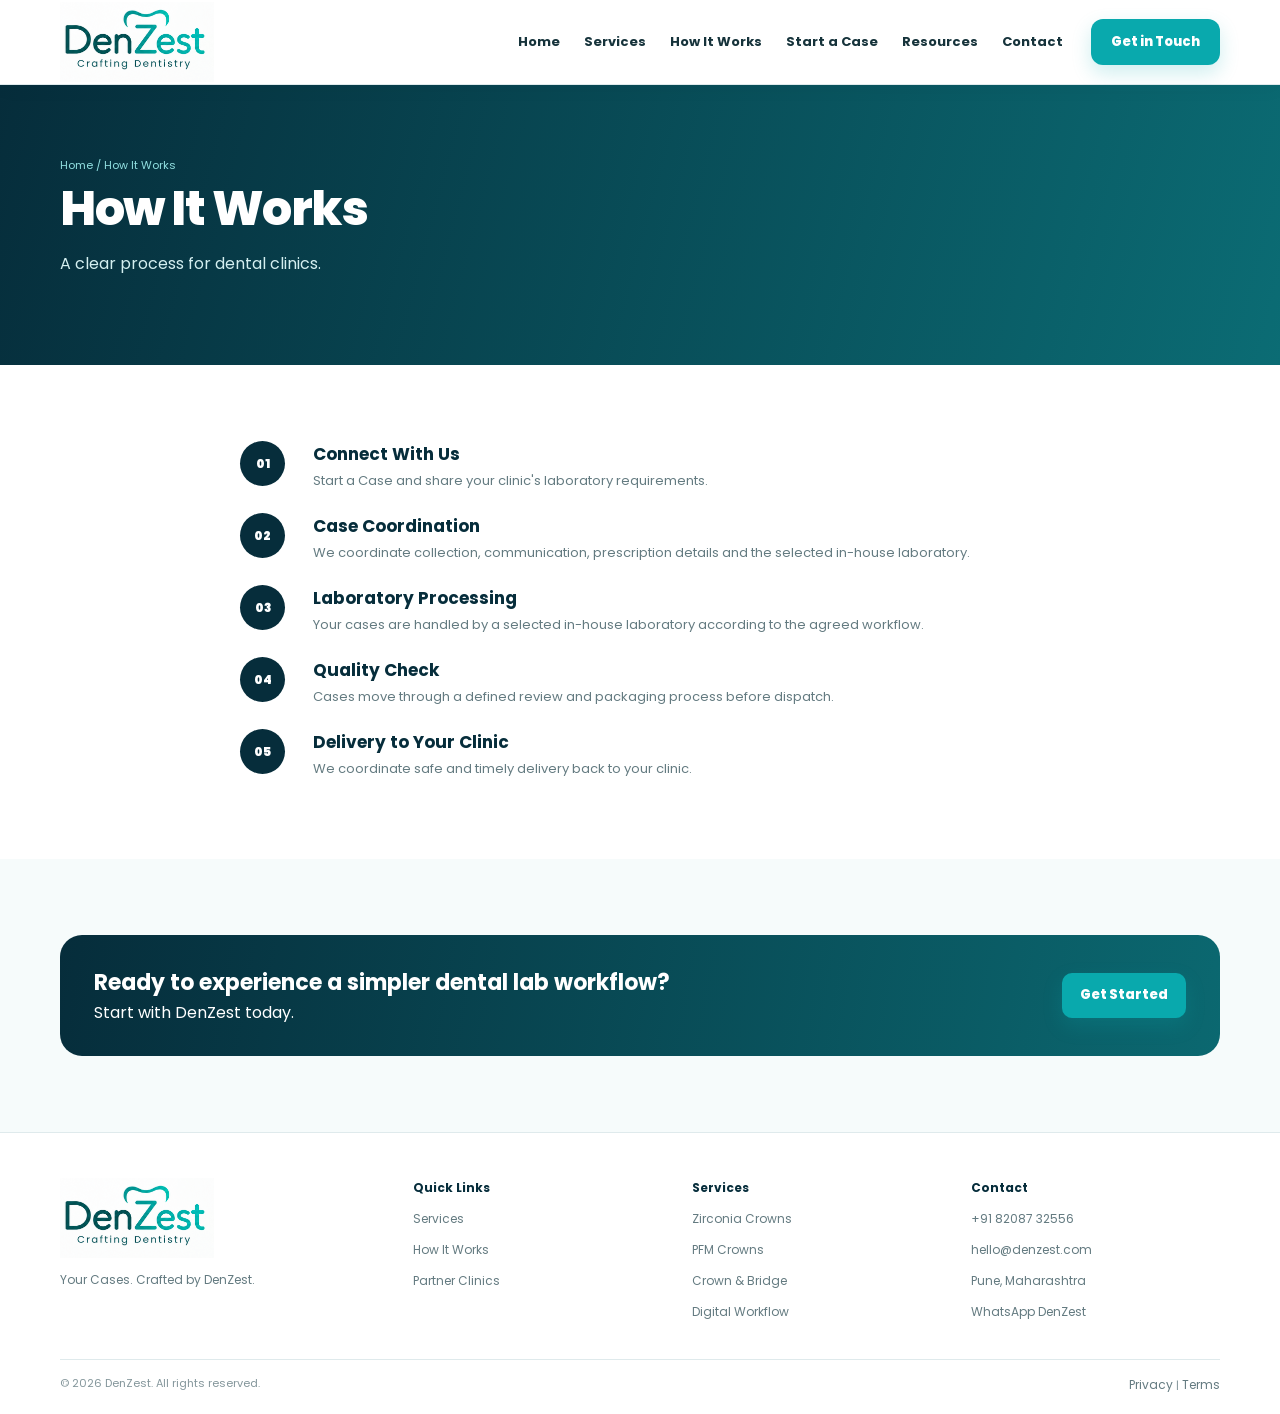
<file: how-it-works.html>
<!doctype html><html lang="en"><head><meta charset="utf-8"><meta name="viewport" content="width=device-width,initial-scale=1"><title>How DenZest Works | Dental Laboratory Pune</title><meta name="description" content="See how DenZest manages dental laboratory cases in-house, from clinic pickup and prescription review to processing, quality checks and delivery in Pune."><link rel="canonical" href="https://www.denzest.com/how-it-works.html"><meta property="og:title" content="How DenZest Works | Dental Laboratory Pune"><meta property="og:description" content="See how DenZest manages dental laboratory cases in-house, from clinic pickup and prescription review to processing, quality checks and delivery in Pune."><meta property="og:type" content="website"><meta property="og:url" content="https://www.denzest.com/how-it-works.html"><meta property="og:site_name" content="DenZest"><meta property="og:locale" content="en_IN"><meta property="og:image:secure_url" content="https://www.denzest.com/assets/og-denzest-v2.png"><meta property="og:image:type" content="image/png"><meta property="og:image:width" content="1200"><meta property="og:image:height" content="630"><meta property="og:image" content="https://www.denzest.com/assets/og-denzest-v2.png"><meta property="og:image:alt" content="DenZest - Better Dentistry Together"><meta name="twitter:card" content="summary_large_image"><meta name="twitter:title" content="How DenZest Works | Dental Laboratory Pune"><meta name="twitter:description" content="See how DenZest manages dental laboratory cases in-house, from clinic pickup and prescription review to processing, quality checks and delivery in Pune."><meta name="twitter:image" content="https://www.denzest.com/assets/og-denzest-v2.png"><meta name="theme-color" content="#062d3b"><link rel="stylesheet" href="assets/style.css"><link rel="icon" href="assets/favicon.ico" sizes="any"><link rel="icon" type="image/png" href="assets/favicon.png"><link rel="apple-touch-icon" href="assets/favicon.png"><script type="text/javascript">
    (function(c,l,a,r,i,t,y){
        c[a]=c[a]||function(){(c[a].q=c[a].q||[]).push(arguments)};
        t=l.createElement(r);t.async=1;t.src="https://www.clarity.ms/tag/"+i;
        y=l.getElementsByTagName(r)[0];y.parentNode.insertBefore(t,y);
    })(window, document, "clarity", "script", "ygi3sx2bf3");
</script>
</head><body>
<nav class="nav"><div class="container navin"><a class="brand" href="index.html"><img src="assets/denzest-original-logo.png" alt="DenZest, Crafting Dentistry" width="150"></a><div class="links"><a href="index.html">Home</a><a href="services.html">Services</a><a href="how-it-works.html">How It Works</a><a href="partner.html">Start a Case</a><a href="blog/index.html">Resources</a><a href="contact.html">Contact</a></div><a class="navcta" data-event="get_in_touch" href="contact.html">Get in Touch</a><button class="mobilemenu" type="button" aria-label="Open navigation" aria-expanded="false">☰</button></div></nav><header class="pagehero"><div class="container"><div class="crumb">Home / How It Works</div><h1>How It Works</h1><p>A clear process for dental clinics.</p></div></header><main class="section"><div class="container timeline"><div class="step"><div class="stepno">01</div><div><h3>Connect With Us</h3><p>Start a Case and share your clinic's laboratory requirements.</p></div></div><div class="step"><div class="stepno">02</div><div><h3>Case Coordination</h3><p>We coordinate collection, communication, prescription details and the selected in-house laboratory.</p></div></div><div class="step"><div class="stepno">03</div><div><h3>Laboratory Processing</h3><p>Your cases are handled by a selected in-house laboratory according to the agreed workflow.</p></div></div><div class="step"><div class="stepno">04</div><div><h3>Quality Check</h3><p>Cases move through a defined review and packaging process before dispatch.</p></div></div><div class="step"><div class="stepno">05</div><div><h3>Delivery to Your Clinic</h3><p>We coordinate safe and timely delivery back to your clinic.</p></div></div></div></main><section class="section alt"><div class="container"><div class="banner"><div><h3>Ready to experience a simpler dental lab workflow?</h3><div>Start with DenZest today.</div></div><a class="btn primary" href="partner.html">Get Started</a></div></div></section><footer class="footer"><div class="container footergrid"><div><a class="brand" href="index.html"><img src="assets/denzest-original-logo.png" alt="DenZest" width="150"></a><p>Your Cases. Crafted by DenZest.</p></div><div><h4>Quick Links</h4><p><a href="services.html">Services</a></p><p><a href="how-it-works.html">How It Works</a></p><p><a href="partner.html">Partner Clinics</a></p><p></p></div><div><h4>Services</h4><p><a href="zirconia-crowns.html">Zirconia Crowns</a></p><p><a href="services.html#pfm">PFM Crowns</a></p><p><a href="services.html#bridge">Crown & Bridge</a></p><p><a href="services.html#digital">Digital Workflow</a></p></div><div><h4>Contact</h4><p><a href="tel:+918208732556">+91 82087 32556</a></p><p><a href="mailto:hello@denzest.com">hello@denzest.com</a></p><p>Pune, Maharashtra</p><p><a href="https://wa.me/918208732556" target="_blank">WhatsApp DenZest</a></p></div></div><div class="container legal"><span>© 2026 DenZest. All rights reserved.</span><span><a href="privacy.html">Privacy</a> | <a href="privacy.html">Terms</a></span></div></footer><script src="assets/site.js"></script></body></html>
</file>
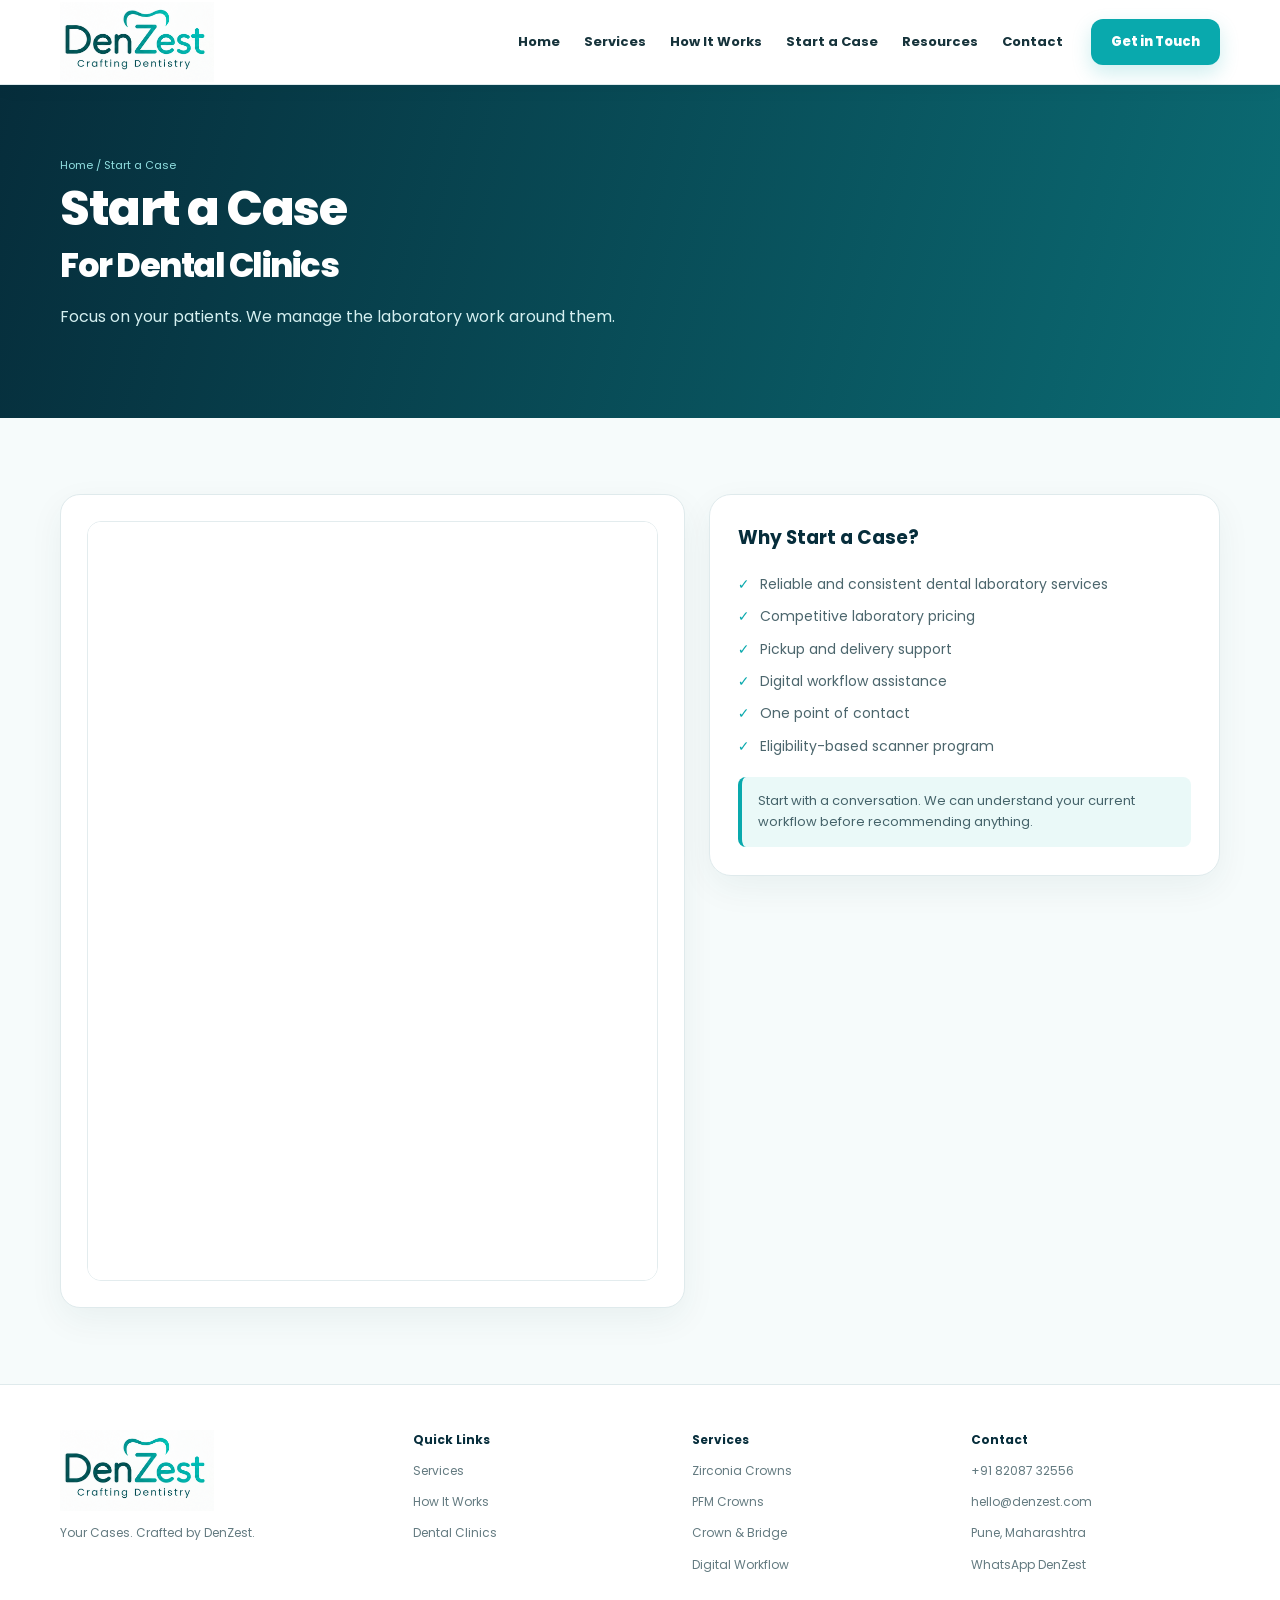
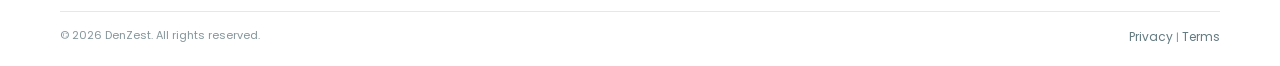
<file: partner.html>
<!doctype html><html lang="en"><head><meta charset="utf-8"><meta name="viewport" content="width=device-width,initial-scale=1"><title>Start a Case | Dental Clinics in Pune</title><meta name="description" content="Start a Case, an in-house dental laboratory in Pune, for reliable laboratory services, digital workflows, pickup, delivery and clinic support."><link rel="canonical" href="https://www.denzest.com/partner.html"><meta property="og:title" content="Start a Case | Dental Clinics in Pune"><meta property="og:description" content="Start a Case, an in-house dental laboratory in Pune, for reliable laboratory services, digital workflows, pickup, delivery and clinic support."><meta property="og:type" content="website"><meta property="og:url" content="https://www.denzest.com/partner.html"><meta property="og:site_name" content="DenZest"><meta property="og:locale" content="en_IN"><meta property="og:image:secure_url" content="https://www.denzest.com/assets/og-denzest-v2.png"><meta property="og:image:type" content="image/png"><meta property="og:image:width" content="1200"><meta property="og:image:height" content="630"><meta property="og:image" content="https://www.denzest.com/assets/og-denzest-v2.png"><meta property="og:image:alt" content="DenZest - Better Dentistry Together"><meta name="twitter:card" content="summary_large_image"><meta name="twitter:title" content="Start a Case | Dental Clinics in Pune"><meta name="twitter:description" content="Start a Case, an in-house dental laboratory in Pune, for reliable laboratory services, digital workflows, pickup, delivery and clinic support."><meta name="twitter:image" content="https://www.denzest.com/assets/og-denzest-v2.png"><meta name="theme-color" content="#062d3b"><link rel="stylesheet" href="assets/style.css"><link rel="icon" href="assets/favicon.ico" sizes="any"><link rel="icon" type="image/png" href="assets/favicon.png"><link rel="apple-touch-icon" href="assets/favicon.png"><script type="text/javascript">
    (function(c,l,a,r,i,t,y){
        c[a]=c[a]||function(){(c[a].q=c[a].q||[]).push(arguments)};
        t=l.createElement(r);t.async=1;t.src="https://www.clarity.ms/tag/"+i;
        y=l.getElementsByTagName(r)[0];y.parentNode.insertBefore(t,y);
    })(window, document, "clarity", "script", "ygi3sx2bf3");
</script>
</head><body>
<nav class="nav"><div class="container navin"><a class="brand" href="index.html"><img src="assets/denzest-original-logo.png" alt="DenZest, Crafting Dentistry" width="150"></a><div class="links"><a href="index.html">Home</a><a href="services.html">Services</a><a href="how-it-works.html">How It Works</a><a href="partner.html">Start a Case</a><a href="blog/index.html">Resources</a><a href="contact.html">Contact</a></div><a class="navcta" data-event="get_in_touch" href="contact.html">Get in Touch</a><button class="mobilemenu" type="button" aria-label="Open navigation" aria-expanded="false">☰</button></div></nav><header class="pagehero"><div class="container"><div class="crumb">Home / Start a Case</div><h1>Start a Case<br><span style="font-size:.7em">For Dental Clinics</span></h1><p>Focus on your patients. We manage the laboratory work around them.</p></div></header><main class="section alt"><div class="container formwrap"><div class="form google-form-card"><div class="google-form-embed"><iframe src="https://docs.google.com/forms/d/e/1FAIpQLScLDkj350UjSvXeGjkV9-eWkMVO5l9U--IUVWiRr93M3aZEQg/viewform?embedded=true" title="Partner Clinic enquiry form" width="100%" height="2687" frameborder="0" marginheight="0" marginwidth="0">Loading…</iframe></div></div><aside class="panel"><h3>Why Start a Case?</h3><ul class="checklist"><li>Reliable and consistent dental laboratory services</li><li>Competitive laboratory pricing</li><li>Pickup and delivery support</li><li>Digital workflow assistance</li><li>One point of contact</li><li>Eligibility-based scanner program</li></ul><div class="notice">Start with a conversation. We can understand your current workflow before recommending anything.</div></aside></div></main><footer class="footer"><div class="container footergrid"><div><a class="brand" href="index.html"><img src="assets/denzest-original-logo.png" alt="DenZest" width="150"></a><p>Your Cases. Crafted by DenZest.</p></div><div><h4>Quick Links</h4><p><a href="services.html">Services</a></p><p><a href="how-it-works.html">How It Works</a></p><p><a href="partner.html">Dental Clinics</a></p><p></p></div><div><h4>Services</h4><p><a href="zirconia-crowns.html">Zirconia Crowns</a></p><p><a href="services.html#pfm">PFM Crowns</a></p><p><a href="services.html#bridge">Crown & Bridge</a></p><p><a href="services.html#digital">Digital Workflow</a></p></div><div><h4>Contact</h4><p><a href="tel:+918208732556">+91 82087 32556</a></p><p><a href="mailto:hello@denzest.com">hello@denzest.com</a></p><p>Pune, Maharashtra</p><p><a href="https://wa.me/918208732556" target="_blank">WhatsApp DenZest</a></p></div></div><div class="container legal"><span>© 2026 DenZest. All rights reserved.</span><span><a href="privacy.html">Privacy</a> | <a href="privacy.html">Terms</a></span></div></footer><script src="assets/config.js"></script><script src="assets/analytics.js"></script><script src="assets/site.js"></script></body></html>
</file>
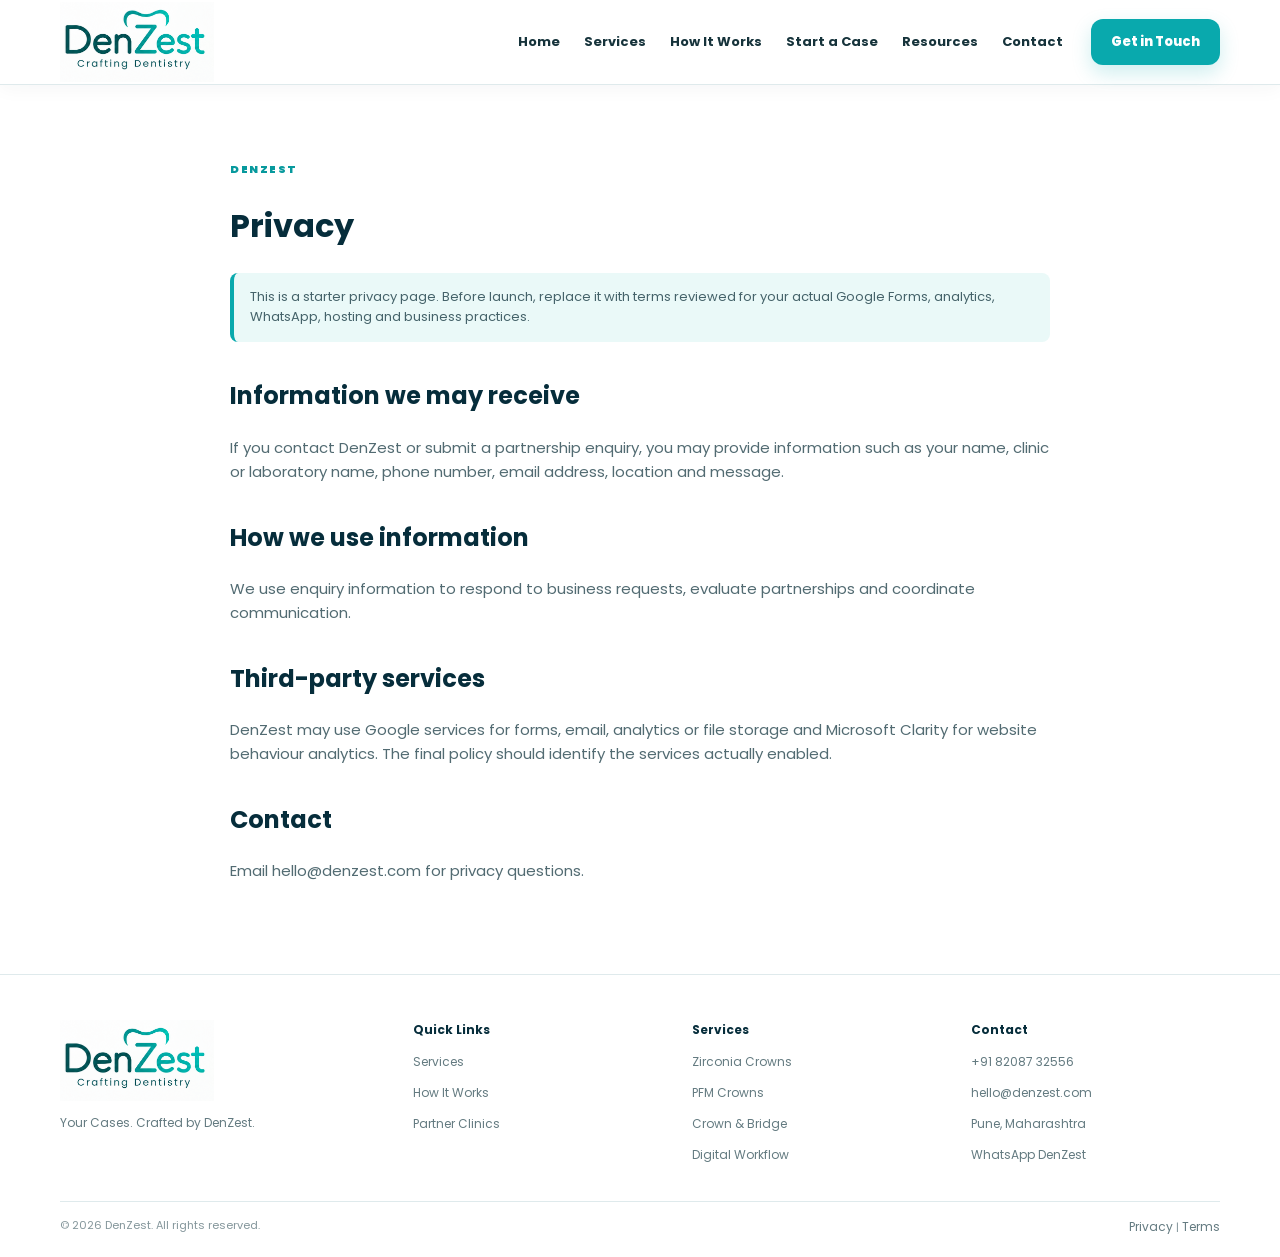
<file: privacy.html>
<!doctype html><html lang="en"><head><meta charset="utf-8"><meta name="viewport" content="width=device-width,initial-scale=1"><title>Privacy | DenZest</title><meta name="description" content="DenZest privacy information for enquiries, clinic communication, website analytics and services."><link rel="canonical" href="https://www.denzest.com/privacy.html"><meta property="og:title" content="Privacy | DenZest"><meta property="og:description" content="DenZest privacy information for enquiries, clinic communication, website analytics and services."><meta property="og:type" content="website"><meta property="og:url" content="https://www.denzest.com/privacy.html"><meta property="og:site_name" content="DenZest"><meta property="og:locale" content="en_IN"><meta property="og:image:secure_url" content="https://www.denzest.com/assets/og-denzest-v2.png"><meta property="og:image:type" content="image/png"><meta property="og:image:width" content="1200"><meta property="og:image:height" content="630"><meta property="og:image" content="https://www.denzest.com/assets/og-denzest-v2.png"><meta property="og:image:alt" content="DenZest - Better Dentistry Together"><meta name="twitter:card" content="summary_large_image"><meta name="twitter:title" content="Privacy | DenZest"><meta name="twitter:description" content="DenZest privacy information for enquiries, clinic communication, website analytics and services."><meta name="twitter:image" content="https://www.denzest.com/assets/og-denzest-v2.png"><meta name="theme-color" content="#062d3b"><link rel="stylesheet" href="assets/style.css"><link rel="icon" href="assets/favicon.ico" sizes="any"><link rel="icon" type="image/png" href="assets/favicon.png"><link rel="apple-touch-icon" href="assets/favicon.png"><script type="text/javascript">
    (function(c,l,a,r,i,t,y){
        c[a]=c[a]||function(){(c[a].q=c[a].q||[]).push(arguments)};
        t=l.createElement(r);t.async=1;t.src="https://www.clarity.ms/tag/"+i;
        y=l.getElementsByTagName(r)[0];y.parentNode.insertBefore(t,y);
    })(window, document, "clarity", "script", "ygi3sx2bf3");
</script>
</head><body>
<nav class="nav"><div class="container navin"><a class="brand" href="index.html"><img src="assets/denzest-original-logo.png" alt="DenZest, Crafting Dentistry" width="150"></a><div class="links"><a href="index.html">Home</a><a href="services.html">Services</a><a href="how-it-works.html">How It Works</a><a href="partner.html">Start a Case</a><a href="blog/index.html">Resources</a><a href="contact.html">Contact</a></div><a class="navcta" data-event="get_in_touch" href="contact.html">Get in Touch</a><button class="mobilemenu" type="button" aria-label="Open navigation" aria-expanded="false">☰</button></div></nav><main class="section"><div class="container article"><div class="eyebrow">DenZest</div><h1 style="color:var(--navy)">Privacy</h1><div class="notice">This is a starter privacy page. Before launch, replace it with terms reviewed for your actual Google Forms, analytics, WhatsApp, hosting and business practices.</div><h2>Information we may receive</h2><p>If you contact DenZest or submit a partnership enquiry, you may provide information such as your name, clinic or laboratory name, phone number, email address, location and message.</p><h2>How we use information</h2><p>We use enquiry information to respond to business requests, evaluate partnerships and coordinate communication.</p><h2>Third-party services</h2><p>DenZest may use Google services for forms, email, analytics or file storage and Microsoft Clarity for website behaviour analytics. The final policy should identify the services actually enabled.</p><h2>Contact</h2><p>Email <a href="mailto:hello@denzest.com">hello@denzest.com</a> for privacy questions.</p></div></main><footer class="footer"><div class="container footergrid"><div><a class="brand" href="index.html"><img src="assets/denzest-original-logo.png" alt="DenZest" width="150"></a><p>Your Cases. Crafted by DenZest.</p></div><div><h4>Quick Links</h4><p><a href="services.html">Services</a></p><p><a href="how-it-works.html">How It Works</a></p><p><a href="partner.html">Partner Clinics</a></p><p></p></div><div><h4>Services</h4><p><a href="zirconia-crowns.html">Zirconia Crowns</a></p><p><a href="services.html#pfm">PFM Crowns</a></p><p><a href="services.html#bridge">Crown & Bridge</a></p><p><a href="services.html#digital">Digital Workflow</a></p></div><div><h4>Contact</h4><p><a href="tel:+918208732556">+91 82087 32556</a></p><p><a href="mailto:hello@denzest.com">hello@denzest.com</a></p><p>Pune, Maharashtra</p><p><a href="https://wa.me/918208732556" target="_blank">WhatsApp DenZest</a></p></div></div><div class="container legal"><span>© 2026 DenZest. All rights reserved.</span><span><a href="privacy.html">Privacy</a> | <a href="privacy.html">Terms</a></span></div></footer><script src="assets/site.js"></script></body></html>
</file>
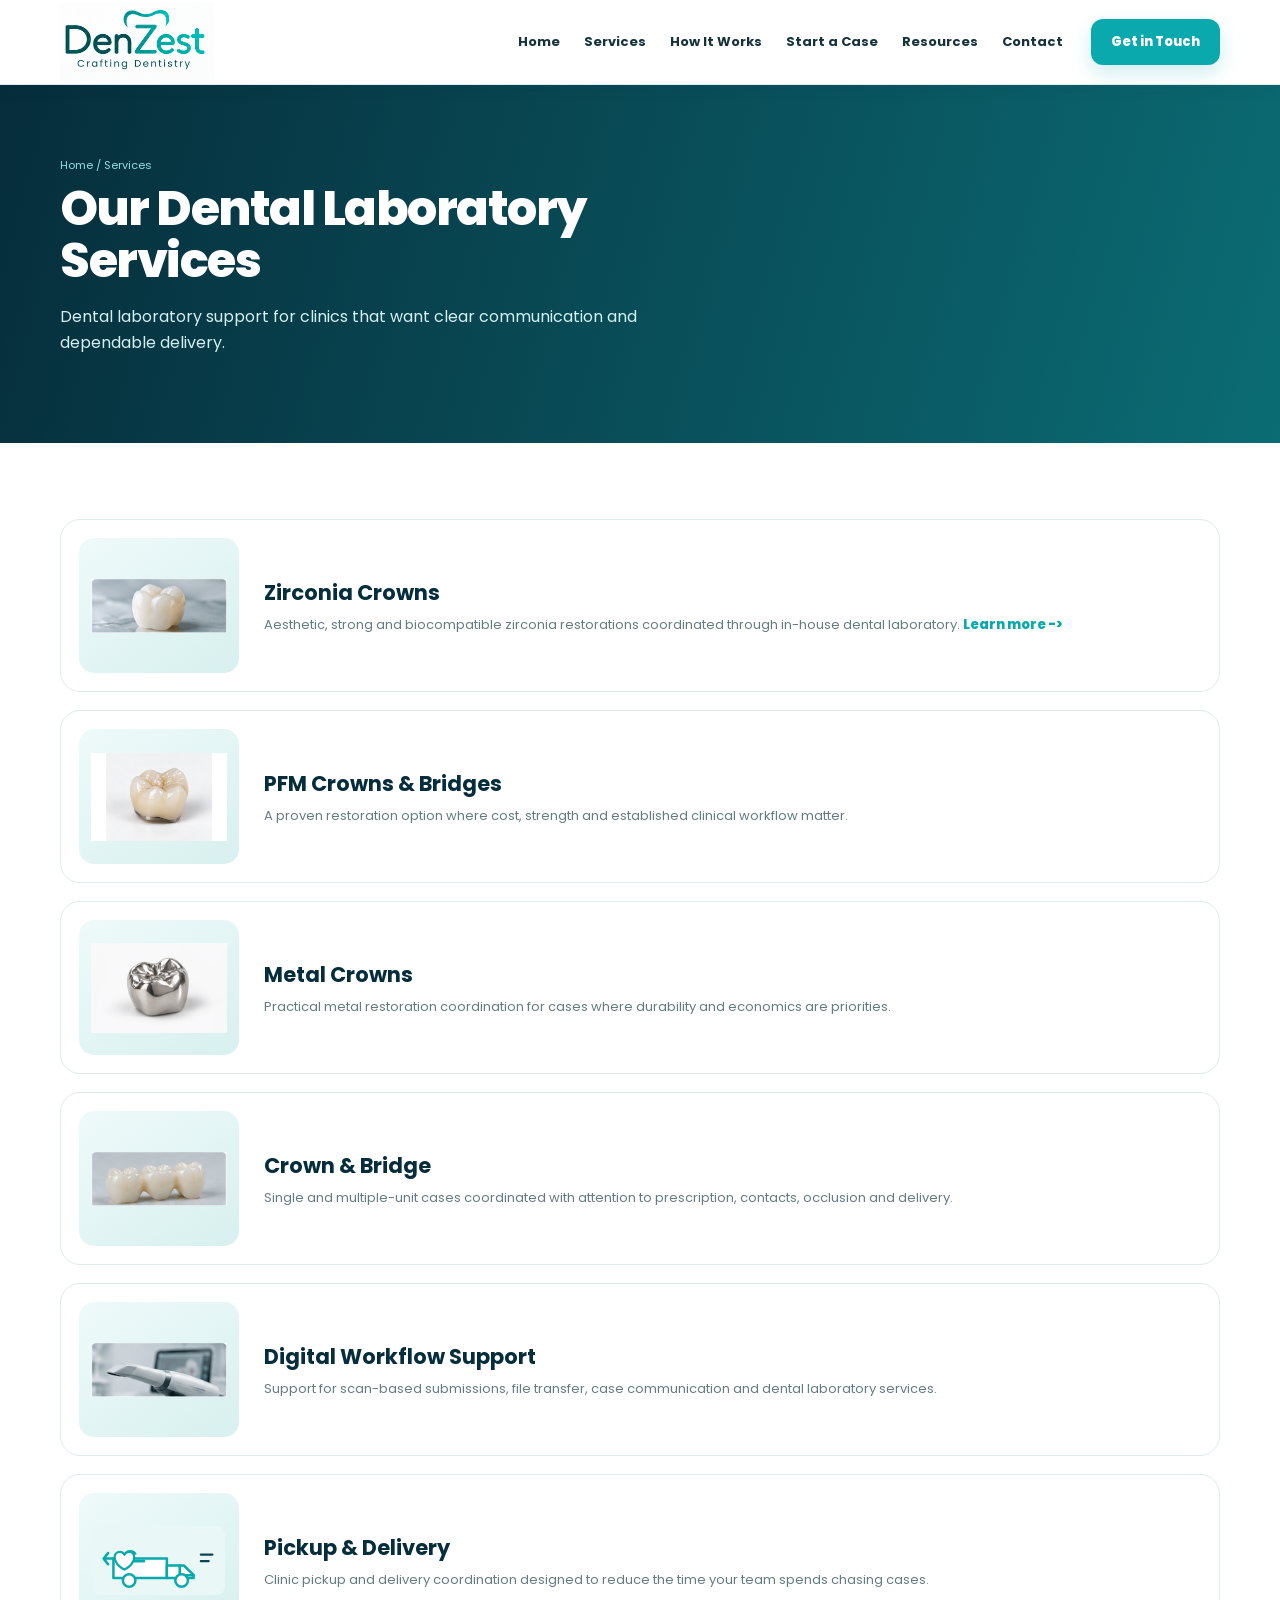
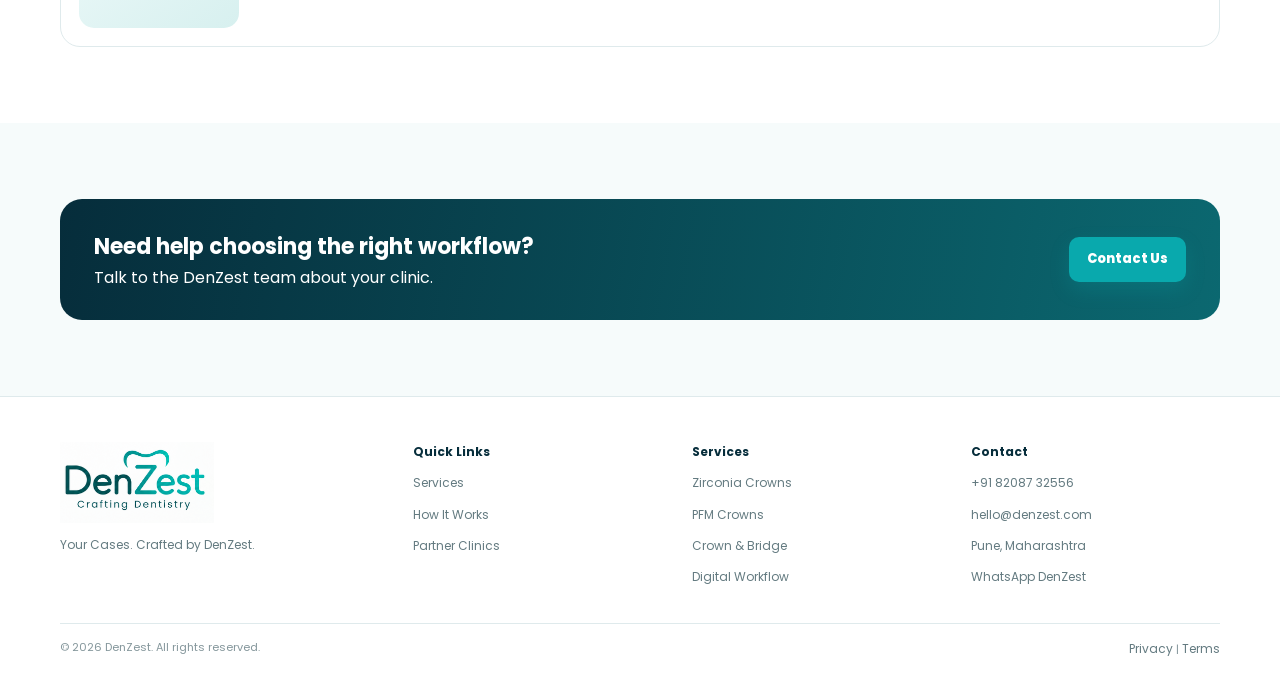
<file: services.html>
<!doctype html><html lang="en"><head><meta charset="utf-8"><meta name="viewport" content="width=device-width,initial-scale=1"><title>Dental Laboratory Services in Pune | DenZest</title><meta name="description" content="DenZest provides in-house dental laboratory services in Pune including zirconia, PFM, crowns and bridges, digital workflow support, pickup and delivery."><link rel="canonical" href="https://www.denzest.com/services.html"><meta property="og:title" content="Dental Laboratory Services in Pune | DenZest"><meta property="og:description" content="DenZest provides in-house dental laboratory services in Pune including zirconia, PFM, crowns and bridges, digital workflow support, pickup and delivery."><meta property="og:type" content="website"><meta property="og:url" content="https://www.denzest.com/services.html"><meta property="og:site_name" content="DenZest"><meta property="og:locale" content="en_IN"><meta property="og:image:secure_url" content="https://www.denzest.com/assets/og-denzest-v2.png"><meta property="og:image:type" content="image/png"><meta property="og:image:width" content="1200"><meta property="og:image:height" content="630"><meta property="og:image" content="https://www.denzest.com/assets/og-denzest-v2.png"><meta property="og:image:alt" content="DenZest - Better Dentistry Together"><meta name="twitter:card" content="summary_large_image"><meta name="twitter:title" content="Dental Laboratory Services in Pune | DenZest"><meta name="twitter:description" content="DenZest provides in-house dental laboratory services in Pune including zirconia, PFM, crowns and bridges, digital workflow support, pickup and delivery."><meta name="twitter:image" content="https://www.denzest.com/assets/og-denzest-v2.png"><meta name="theme-color" content="#062d3b"><link rel="stylesheet" href="assets/style.css"><link rel="icon" href="assets/favicon.ico" sizes="any"><link rel="icon" type="image/png" href="assets/favicon.png"><link rel="apple-touch-icon" href="assets/favicon.png"><script type="text/javascript">
    (function(c,l,a,r,i,t,y){
        c[a]=c[a]||function(){(c[a].q=c[a].q||[]).push(arguments)};
        t=l.createElement(r);t.async=1;t.src="https://www.clarity.ms/tag/"+i;
        y=l.getElementsByTagName(r)[0];y.parentNode.insertBefore(t,y);
    })(window, document, "clarity", "script", "ygi3sx2bf3");
</script>
</head><body>
<nav class="nav"><div class="container navin"><a class="brand" href="index.html"><img src="assets/denzest-original-logo.png" alt="DenZest, Crafting Dentistry" width="150"></a><div class="links"><a href="index.html">Home</a><a href="services.html">Services</a><a href="how-it-works.html">How It Works</a><a href="partner.html">Start a Case</a><a href="blog/index.html">Resources</a><a href="contact.html">Contact</a></div><a class="navcta" data-event="get_in_touch" href="contact.html">Get in Touch</a><button class="mobilemenu" type="button" aria-label="Open navigation" aria-expanded="false">☰</button></div></nav><header class="pagehero"><div class="container"><div class="crumb">Home / Services</div><h1>Our Dental Laboratory<br>Services</h1><p>Dental laboratory support for clinics that want clear communication and dependable delivery.</p></div></header><main class="section"><div class="container service-list"><article class="service-row"><div class="service-image"><img src="assets/zirconia.svg" alt="Zirconia crown"></div><div><h2>Zirconia Crowns</h2><p>Aesthetic, strong and biocompatible zirconia restorations coordinated through in-house dental laboratory. <a href="zirconia-crowns.html" style="color:var(--teal);font-weight:800">Learn more -></a></p></div></article><article id="pfm" class="service-row"><div class="service-image"><img src="assets/pfm.png" alt="PFM crown"></div><div><h2>PFM Crowns & Bridges</h2><p>A proven restoration option where cost, strength and established clinical workflow matter.</p></div></article><article class="service-row"><div class="service-image"><img src="assets/metal.png" alt="Metal dental crown"></div><div><h2>Metal Crowns</h2><p>Practical metal restoration coordination for cases where durability and economics are priorities.</p></div></article><article id="bridge" class="service-row"><div class="service-image"><img src="assets/bridge.svg" alt="Crown and bridge"></div><div><h2>Crown & Bridge</h2><p>Single and multiple-unit cases coordinated with attention to prescription, contacts, occlusion and delivery.</p></div></article><article id="digital" class="service-row"><div class="service-image"><img src="assets/scanner.svg" alt="Digital workflow"></div><div><h2>Digital Workflow Support</h2><p>Support for scan-based submissions, file transfer, case communication and dental laboratory services.</p></div></article><article class="service-row"><div class="service-image"><img src="assets/pickup-service.svg" alt="Clinic pickup and delivery"></div><div><h2>Pickup & Delivery</h2><p>Clinic pickup and delivery coordination designed to reduce the time your team spends chasing cases.</p></div></article></div></main><section class="section alt"><div class="container"><div class="banner"><div><h3>Need help choosing the right workflow?</h3><div>Talk to the DenZest team about your clinic.</div></div><a class="btn primary" href="contact.html">Contact Us</a></div></div></section><footer class="footer"><div class="container footergrid"><div><a class="brand" href="index.html"><img src="assets/denzest-original-logo.png" alt="DenZest" width="150"></a><p>Your Cases. Crafted by DenZest.</p></div><div><h4>Quick Links</h4><p><a href="services.html">Services</a></p><p><a href="how-it-works.html">How It Works</a></p><p><a href="partner.html">Partner Clinics</a></p><p></p></div><div><h4>Services</h4><p><a href="zirconia-crowns.html">Zirconia Crowns</a></p><p><a href="services.html#pfm">PFM Crowns</a></p><p><a href="services.html#bridge">Crown & Bridge</a></p><p><a href="services.html#digital">Digital Workflow</a></p></div><div><h4>Contact</h4><p><a href="tel:+918208732556">+91 82087 32556</a></p><p><a href="mailto:hello@denzest.com">hello@denzest.com</a></p><p>Pune, Maharashtra</p><p><a href="https://wa.me/918208732556" target="_blank">WhatsApp DenZest</a></p></div></div><div class="container legal"><span>© 2026 DenZest. All rights reserved.</span><span><a href="privacy.html">Privacy</a> | <a href="privacy.html">Terms</a></span></div></footer><script src="assets/config.js"></script><script src="assets/analytics.js"></script><script src="assets/site.js"></script></body></html>
</file>
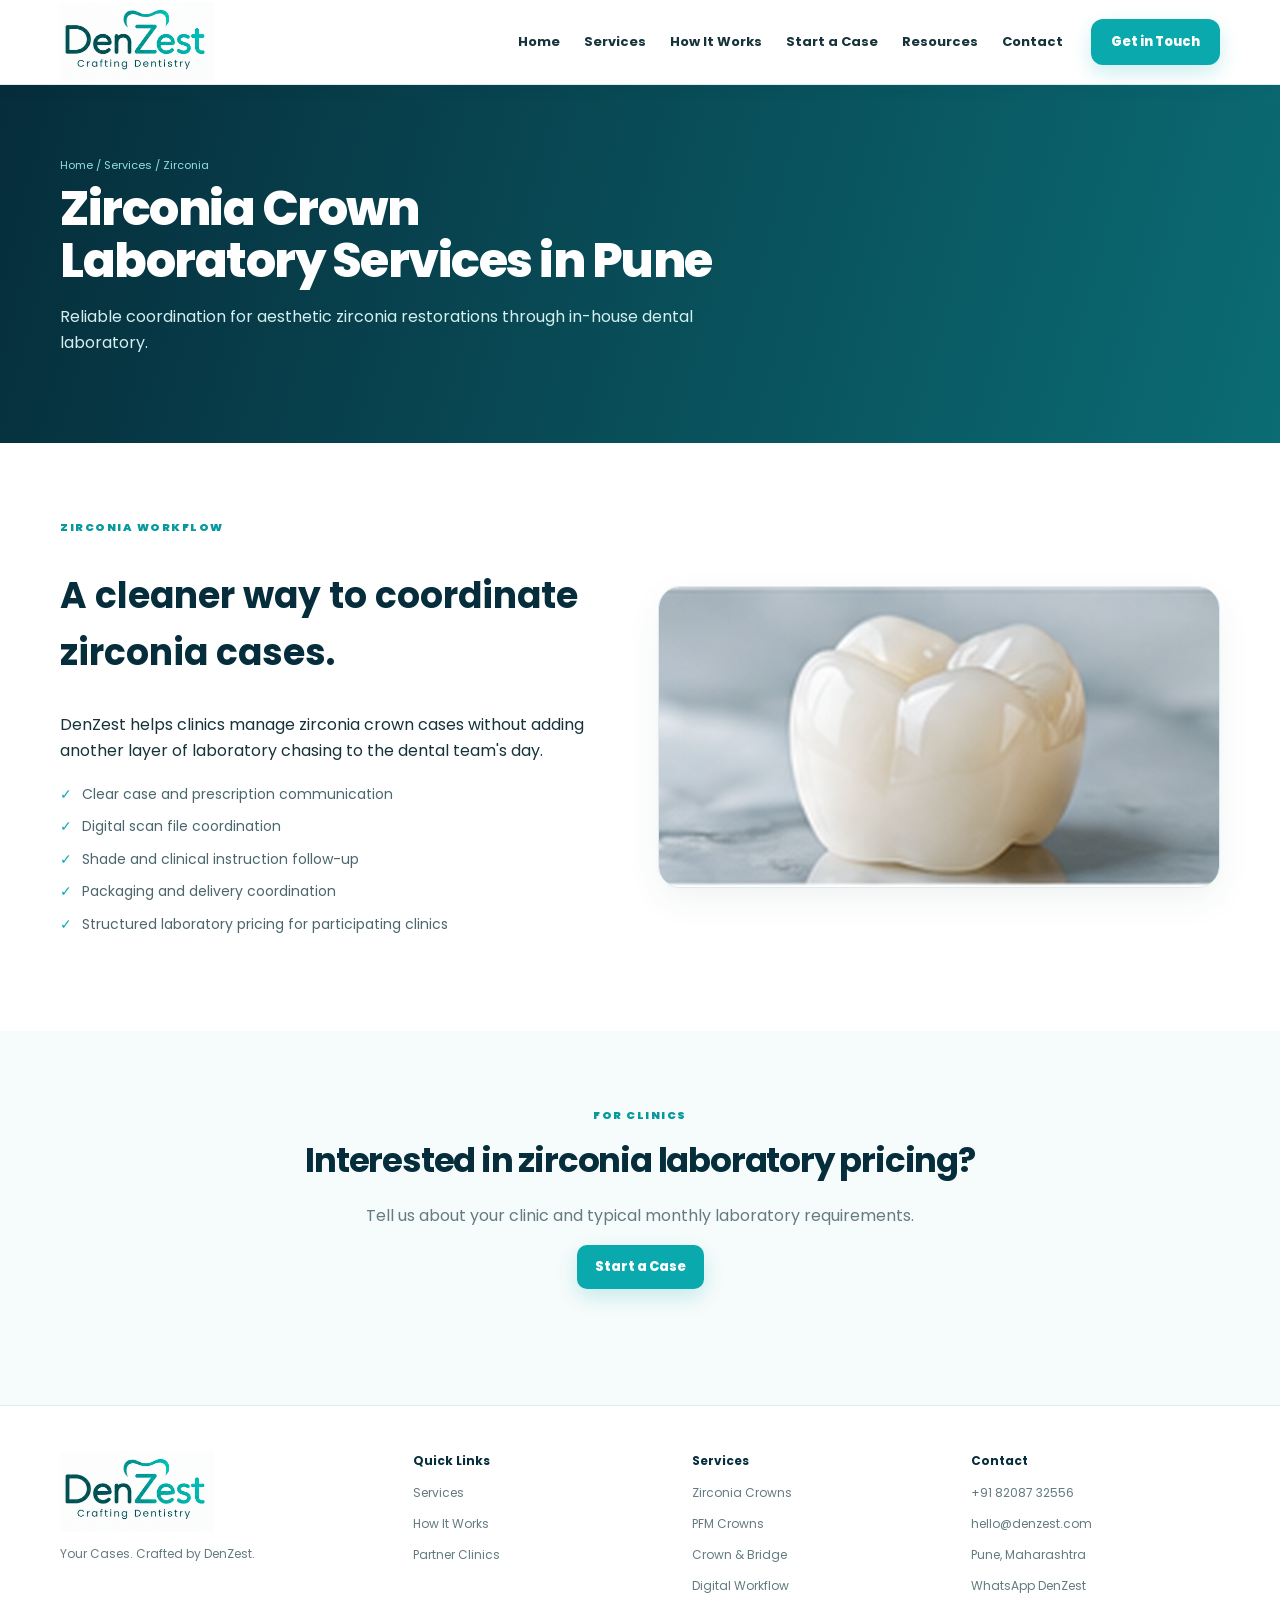
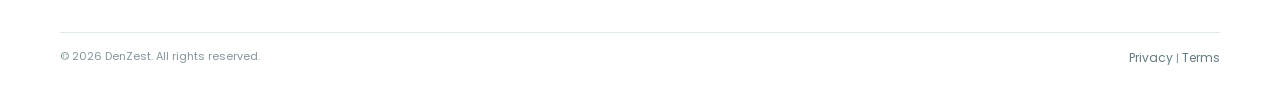
<file: zirconia-crowns.html>
<!doctype html><html lang="en"><head><meta charset="utf-8"><meta name="viewport" content="width=device-width,initial-scale=1"><title>Zirconia Crown Laboratory Services in Pune | DenZest</title><meta name="description" content="In-house zirconia crown laboratory services in Pune from DenZest, with digital case coordination, shade communication, quality checks and delivery."><link rel="canonical" href="https://www.denzest.com/zirconia-crowns.html"><meta property="og:title" content="Zirconia Crown Laboratory Services in Pune | DenZest"><meta property="og:description" content="In-house zirconia crown laboratory services in Pune from DenZest, with digital case coordination, shade communication, quality checks and delivery."><meta property="og:type" content="website"><meta property="og:url" content="https://www.denzest.com/zirconia-crowns.html"><meta property="og:site_name" content="DenZest"><meta property="og:locale" content="en_IN"><meta property="og:image:secure_url" content="https://www.denzest.com/assets/og-denzest-v2.png"><meta property="og:image:type" content="image/png"><meta property="og:image:width" content="1200"><meta property="og:image:height" content="630"><meta property="og:image" content="https://www.denzest.com/assets/og-denzest-v2.png"><meta property="og:image:alt" content="DenZest - Better Dentistry Together"><meta name="twitter:card" content="summary_large_image"><meta name="twitter:title" content="Zirconia Crown Laboratory Services in Pune | DenZest"><meta name="twitter:description" content="In-house zirconia crown laboratory services in Pune from DenZest, with digital case coordination, shade communication, quality checks and delivery."><meta name="twitter:image" content="https://www.denzest.com/assets/og-denzest-v2.png"><meta name="theme-color" content="#062d3b"><link rel="stylesheet" href="assets/style.css"><link rel="icon" href="assets/favicon.ico" sizes="any"><link rel="icon" type="image/png" href="assets/favicon.png"><link rel="apple-touch-icon" href="assets/favicon.png"><script type="text/javascript">
    (function(c,l,a,r,i,t,y){
        c[a]=c[a]||function(){(c[a].q=c[a].q||[]).push(arguments)};
        t=l.createElement(r);t.async=1;t.src="https://www.clarity.ms/tag/"+i;
        y=l.getElementsByTagName(r)[0];y.parentNode.insertBefore(t,y);
    })(window, document, "clarity", "script", "ygi3sx2bf3");
</script>
</head><body>
<nav class="nav"><div class="container navin"><a class="brand" href="index.html"><img src="assets/denzest-original-logo.png" alt="DenZest, Crafting Dentistry" width="150"></a><div class="links"><a href="index.html">Home</a><a href="services.html">Services</a><a href="how-it-works.html">How It Works</a><a href="partner.html">Start a Case</a><a href="blog/index.html">Resources</a><a href="contact.html">Contact</a></div><a class="navcta" data-event="get_in_touch" href="contact.html">Get in Touch</a><button class="mobilemenu" type="button" aria-label="Open navigation" aria-expanded="false">☰</button></div></nav><header class="pagehero"><div class="container"><div class="crumb">Home / Services / Zirconia</div><h1>Zirconia Crown<br>Laboratory Services in Pune</h1><p>Reliable coordination for aesthetic zirconia restorations through in-house dental laboratory.</p></div></header><main class="section"><div class="container split"><div><div class="eyebrow">Zirconia workflow</div><h2 style="font-size:36px;color:var(--navy)">A cleaner way to coordinate zirconia cases.</h2><p>DenZest helps clinics manage zirconia crown cases without adding another layer of laboratory chasing to the dental team's day.</p><ul class="checklist"><li>Clear case and prescription communication</li><li>Digital scan file coordination</li><li>Shade and clinical instruction follow-up</li><li>Packaging and delivery coordination</li><li>Structured laboratory pricing for participating clinics</li></ul></div><div class="panel zirconia-hero-image"><img src="assets/zirconia.png" alt="Zirconia dental crown" width="801" height="318"></div></div></main><section class="section alt"><div class="container sectionhead"><div class="eyebrow">For clinics</div><h2>Interested in zirconia laboratory pricing?</h2><p>Tell us about your clinic and typical monthly laboratory requirements.</p><a class="btn primary" href="partner.html">Start a Case</a></div></section><footer class="footer"><div class="container footergrid"><div><a class="brand" href="index.html"><img src="assets/denzest-original-logo.png" alt="DenZest" width="150"></a><p>Your Cases. Crafted by DenZest.</p></div><div><h4>Quick Links</h4><p><a href="services.html">Services</a></p><p><a href="how-it-works.html">How It Works</a></p><p><a href="partner.html">Partner Clinics</a></p><p></p></div><div><h4>Services</h4><p><a href="zirconia-crowns.html">Zirconia Crowns</a></p><p><a href="services.html#pfm">PFM Crowns</a></p><p><a href="services.html#bridge">Crown & Bridge</a></p><p><a href="services.html#digital">Digital Workflow</a></p></div><div><h4>Contact</h4><p><a href="tel:+918208732556">+91 82087 32556</a></p><p><a href="mailto:hello@denzest.com">hello@denzest.com</a></p><p>Pune, Maharashtra</p><p><a href="https://wa.me/918208732556" target="_blank">WhatsApp DenZest</a></p></div></div><div class="container legal"><span>© 2026 DenZest. All rights reserved.</span><span><a href="privacy.html">Privacy</a> | <a href="privacy.html">Terms</a></span></div></footer><script src="assets/site.js"></script></body></html>
</file>
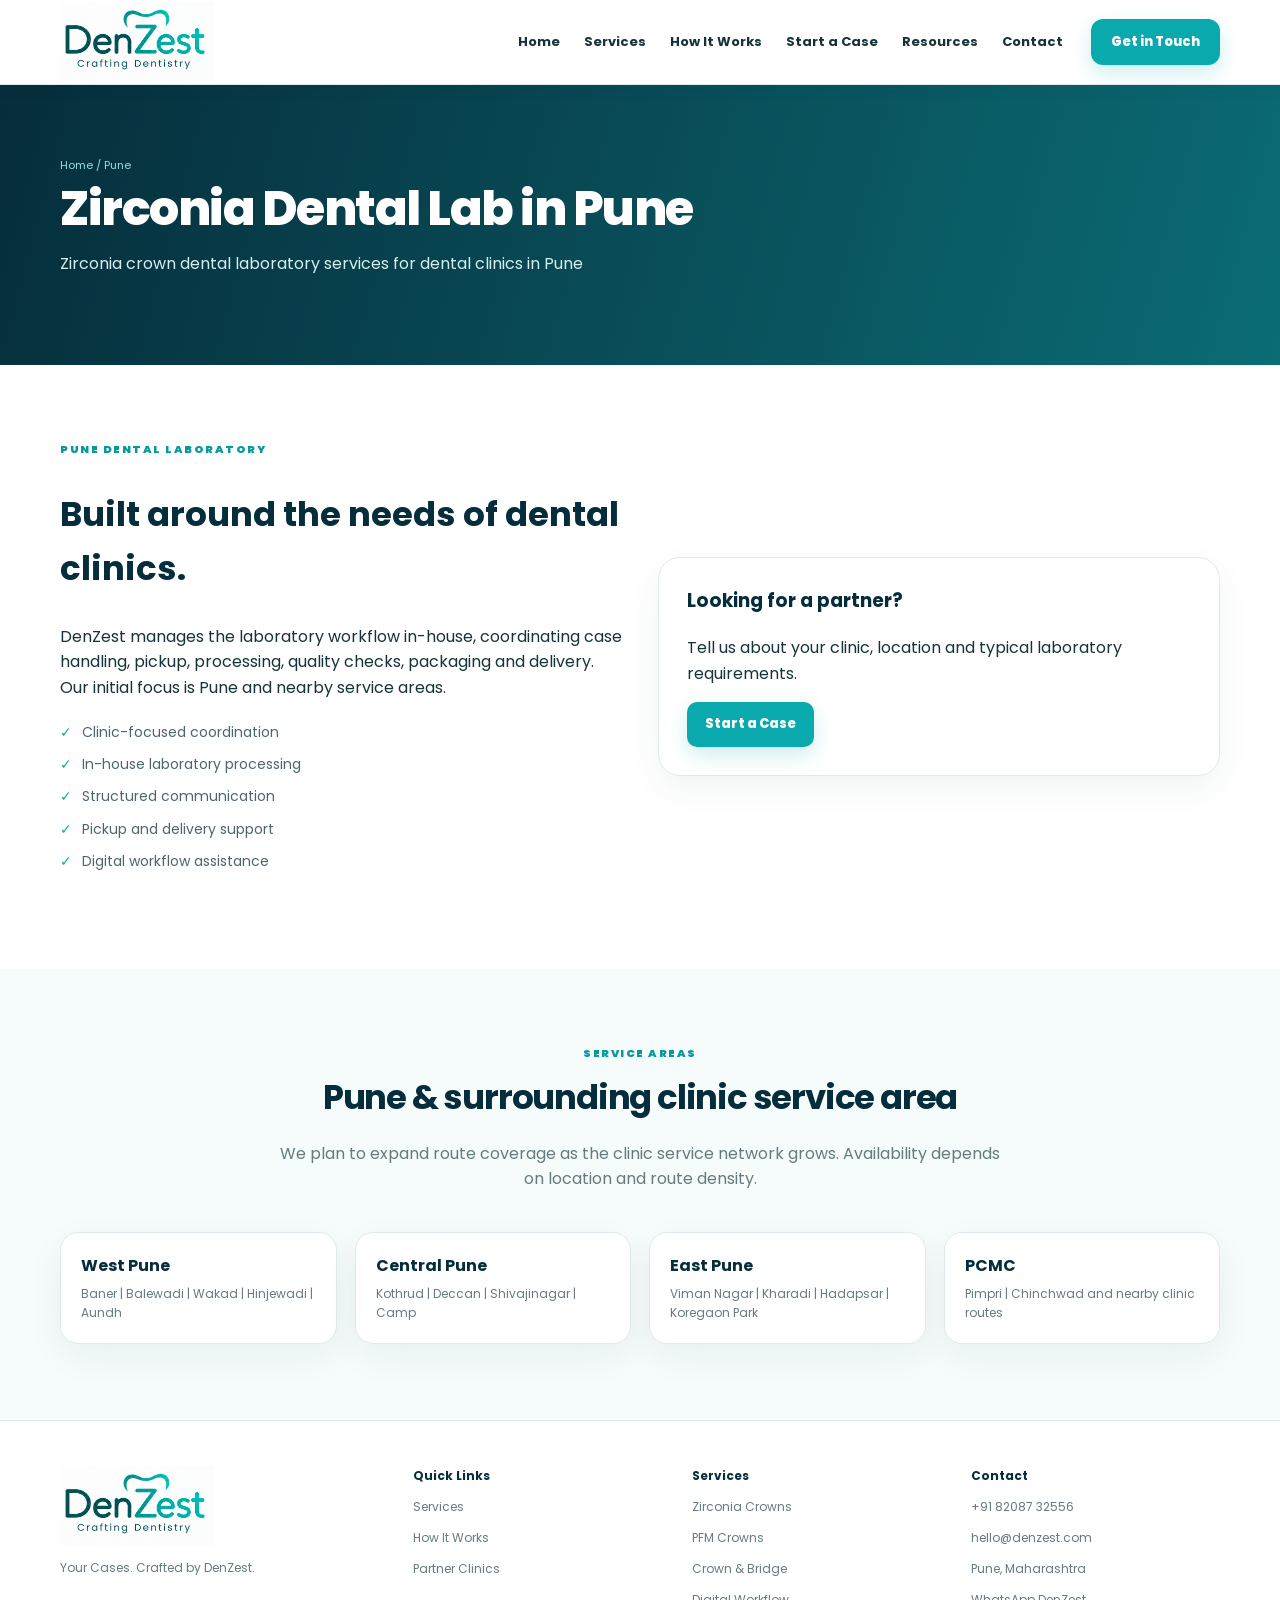
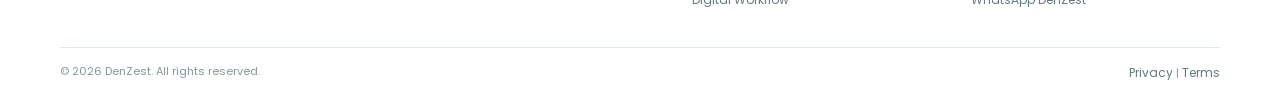
<file: zirconia-dental-lab-pune.html>
<!doctype html><html lang="en"><head><meta charset="utf-8"><meta name="viewport" content="width=device-width,initial-scale=1"><title>Zirconia Dental Lab in Pune | DenZest</title><meta name="description" content="DenZest provides in-house zirconia dental laboratory services in Pune with digital case coordination, quality checks, packaging and clinic delivery."><meta name="keywords" content="zirconia crown lab Pune;zirconia dental lab Pune;zirconia crown laboratory Pune"><link rel="canonical" href="https://www.denzest.com/zirconia-dental-lab-pune.html"><meta property="og:title" content="Zirconia Dental Lab in Pune | DenZest"><meta property="og:description" content="DenZest provides in-house zirconia dental laboratory services in Pune with digital case coordination, quality checks, packaging and clinic delivery."><meta property="og:type" content="website"><meta property="og:url" content="https://www.denzest.com/zirconia-dental-lab-pune.html"><meta property="og:site_name" content="DenZest"><meta property="og:locale" content="en_IN"><meta property="og:image:secure_url" content="https://www.denzest.com/assets/og-denzest-v2.png"><meta property="og:image:type" content="image/png"><meta property="og:image:width" content="1200"><meta property="og:image:height" content="630"><meta property="og:image" content="https://www.denzest.com/assets/og-denzest-v2.png"><meta property="og:image:alt" content="DenZest - Better Dentistry Together"><meta name="twitter:card" content="summary_large_image"><meta name="twitter:title" content="Zirconia Dental Lab in Pune | DenZest"><meta name="twitter:description" content="DenZest provides in-house zirconia dental laboratory services in Pune with digital case coordination, quality checks, packaging and clinic delivery."><meta name="twitter:image" content="https://www.denzest.com/assets/og-denzest-v2.png"><meta name="theme-color" content="#062d3b"><link rel="stylesheet" href="assets/style.css"><link rel="icon" href="assets/favicon.ico" sizes="any"><link rel="icon" type="image/png" href="assets/favicon.png"><link rel="apple-touch-icon" href="assets/favicon.png"><script type="text/javascript">
    (function(c,l,a,r,i,t,y){
        c[a]=c[a]||function(){(c[a].q=c[a].q||[]).push(arguments)};
        t=l.createElement(r);t.async=1;t.src="https://www.clarity.ms/tag/"+i;
        y=l.getElementsByTagName(r)[0];y.parentNode.insertBefore(t,y);
    })(window, document, "clarity", "script", "ygi3sx2bf3");
</script>
</head><body>
<nav class="nav"><div class="container navin"><a class="brand" href="index.html"><img src="assets/denzest-original-logo.png" alt="DenZest, Crafting Dentistry" width="150"></a><div class="links"><a href="index.html">Home</a><a href="services.html">Services</a><a href="how-it-works.html">How It Works</a><a href="partner.html">Start a Case</a><a href="blog/index.html">Resources</a><a href="contact.html">Contact</a></div><a class="navcta" data-event="get_in_touch" href="contact.html">Get in Touch</a><button class="mobilemenu" type="button" aria-label="Open navigation" aria-expanded="false">☰</button></div></nav><header class="pagehero"><div class="container"><div class="crumb">Home / Pune</div><h1>Zirconia Dental Lab in Pune</h1><p>Zirconia crown dental laboratory services for dental clinics in Pune</p></div></header><main class="section"><div class="container split"><div><div class="eyebrow">Pune dental laboratory</div><h2 style="font-size:34px;color:var(--navy)">Built around the needs of dental clinics.</h2><p>DenZest manages the laboratory workflow in-house, coordinating case handling, pickup, processing, quality checks, packaging and delivery. Our initial focus is Pune and nearby service areas.</p><ul class="checklist"><li>Clinic-focused coordination</li><li>In-house laboratory processing</li><li>Structured communication</li><li>Pickup and delivery support</li><li>Digital workflow assistance</li></ul></div><div class="panel"><h3>Looking for a partner?</h3><p>Tell us about your clinic, location and typical laboratory requirements.</p><a class="btn primary" href="partner.html">Start a Case</a></div></div></main><section class="section alt"><div class="container"><div class="sectionhead"><div class="eyebrow">Service areas</div><h2>Pune & surrounding clinic service area</h2><p>We plan to expand route coverage as the clinic service network grows. Availability depends on location and route density.</p></div><div class="cards"><div class="card"><h3>West Pune</h3><p>Baner | Balewadi | Wakad | Hinjewadi | Aundh</p></div><div class="card"><h3>Central Pune</h3><p>Kothrud | Deccan | Shivajinagar | Camp</p></div><div class="card"><h3>East Pune</h3><p>Viman Nagar | Kharadi | Hadapsar | Koregaon Park</p></div><div class="card"><h3>PCMC</h3><p>Pimpri | Chinchwad and nearby clinic routes</p></div></div></div></section><footer class="footer"><div class="container footergrid"><div><a class="brand" href="index.html"><img src="assets/denzest-original-logo.png" alt="DenZest" width="150"></a><p>Your Cases. Crafted by DenZest.</p></div><div><h4>Quick Links</h4><p><a href="services.html">Services</a></p><p><a href="how-it-works.html">How It Works</a></p><p><a href="partner.html">Partner Clinics</a></p><p></p></div><div><h4>Services</h4><p><a href="zirconia-crowns.html">Zirconia Crowns</a></p><p><a href="services.html#pfm">PFM Crowns</a></p><p><a href="services.html#bridge">Crown & Bridge</a></p><p><a href="services.html#digital">Digital Workflow</a></p></div><div><h4>Contact</h4><p><a href="tel:+918208732556">+91 82087 32556</a></p><p><a href="mailto:hello@denzest.com">hello@denzest.com</a></p><p>Pune, Maharashtra</p><p><a href="https://wa.me/918208732556" target="_blank">WhatsApp DenZest</a></p></div></div><div class="container legal"><span>© 2026 DenZest. All rights reserved.</span><span><a href="privacy.html">Privacy</a> | <a href="privacy.html">Terms</a></span></div></footer><script src="assets/site.js"></script></body></html>
</file>
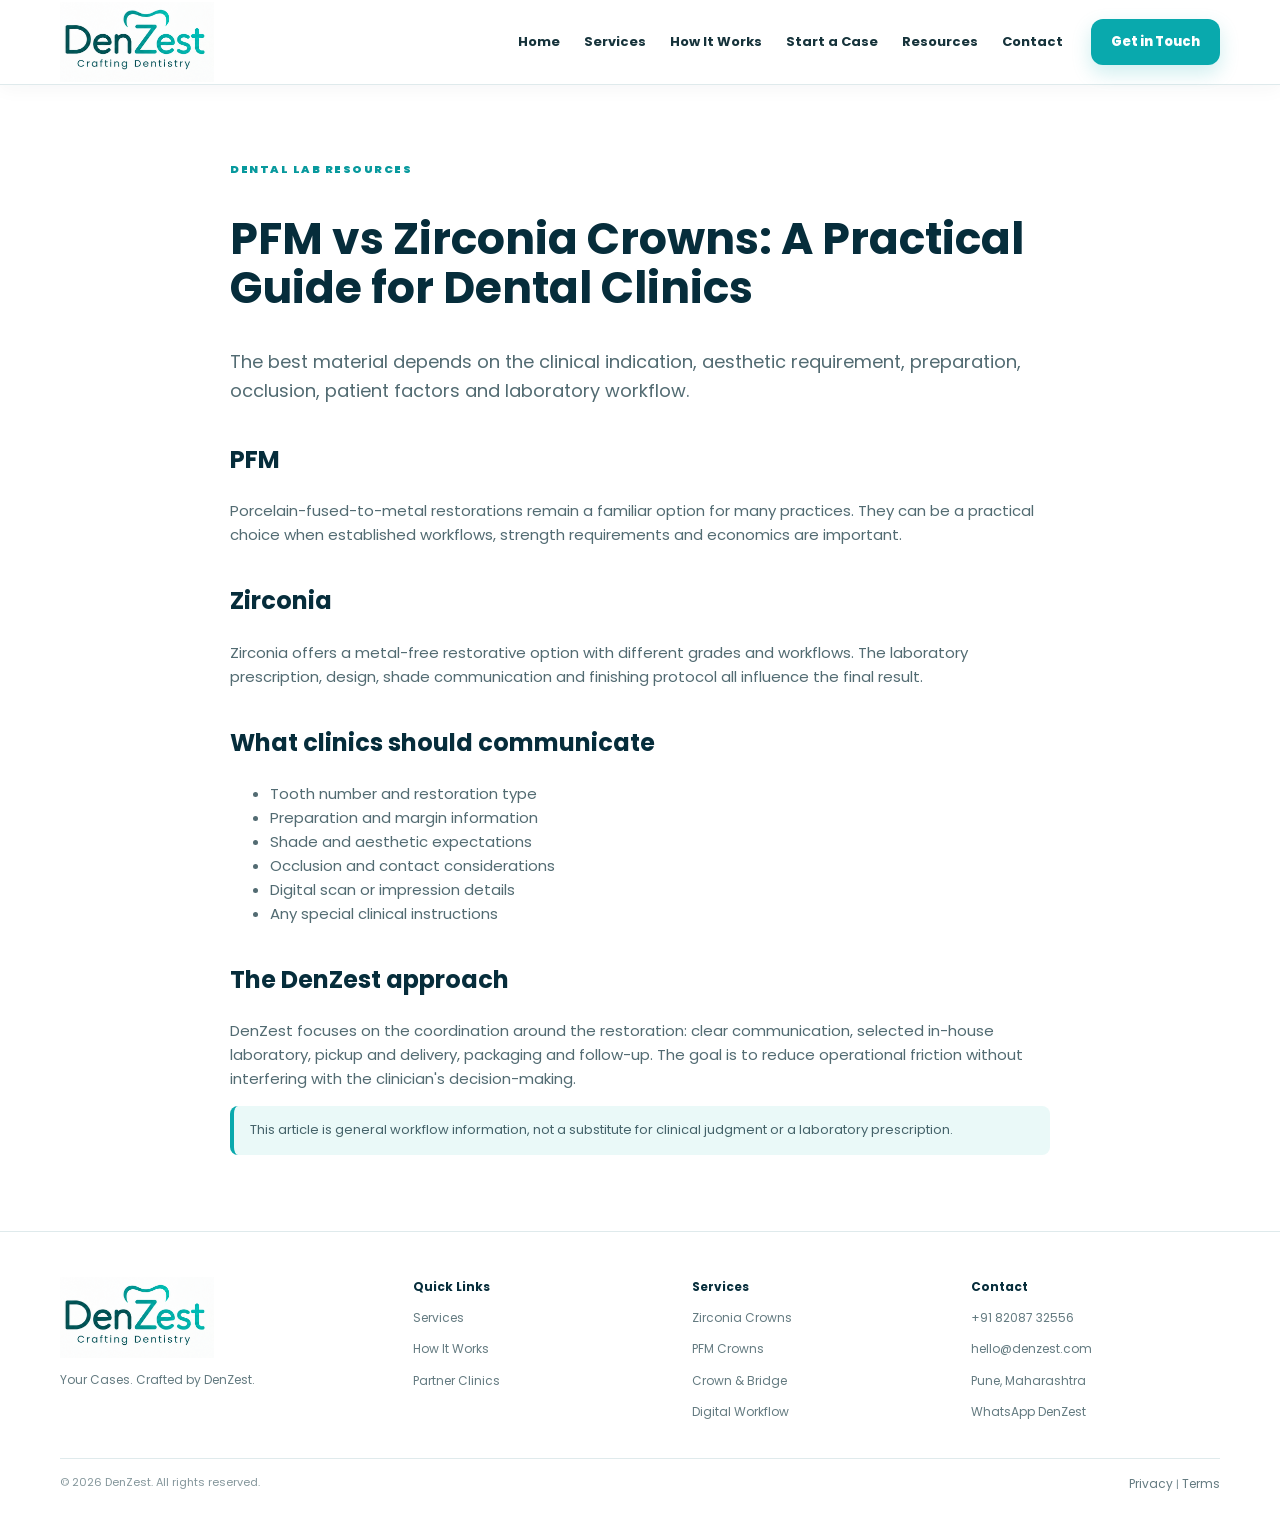
<file: blog/pfm-vs-zirconia.html>
<!doctype html><html lang="en"><head><meta charset="utf-8"><meta name="viewport" content="width=device-width,initial-scale=1"><title>PFM vs Zirconia Crowns | DenZest</title><meta name="description" content="A practical guide for dental clinics comparing PFM and zirconia crowns, including clinical considerations, communication and in-house laboratory workflow."><link rel="canonical" href="https://www.denzest.com/blog/pfm-vs-zirconia.html"><meta property="og:title" content="PFM vs Zirconia Crowns | DenZest"><meta property="og:description" content="A practical guide for dental clinics comparing PFM and zirconia crowns, including clinical considerations, communication and in-house laboratory workflow."><meta property="og:type" content="website"><meta property="og:url" content="https://www.denzest.com/blog/pfm-vs-zirconia.html"><meta property="og:site_name" content="DenZest"><meta property="og:locale" content="en_IN"><meta property="og:image:secure_url" content="https://www.denzest.com/assets/og-denzest-v2.png"><meta property="og:image:type" content="image/png"><meta property="og:image:width" content="1200"><meta property="og:image:height" content="630"><meta property="og:image" content="https://www.denzest.com/assets/og-denzest-v2.png"><meta property="og:image:alt" content="DenZest - Better Dentistry Together"><meta name="twitter:card" content="summary_large_image"><meta name="twitter:title" content="PFM vs Zirconia Crowns | DenZest"><meta name="twitter:description" content="A practical guide for dental clinics comparing PFM and zirconia crowns, including clinical considerations, communication and in-house laboratory workflow."><meta name="twitter:image" content="https://www.denzest.com/assets/og-denzest-v2.png"><meta name="theme-color" content="#062d3b"><link rel="stylesheet" href="../assets/style.css"><link rel="icon" href="../assets/favicon.ico" sizes="any"><link rel="icon" type="image/png" href="../assets/favicon.png"><link rel="apple-touch-icon" href="../assets/favicon.png"><script type="text/javascript">
    (function(c,l,a,r,i,t,y){
        c[a]=c[a]||function(){(c[a].q=c[a].q||[]).push(arguments)};
        t=l.createElement(r);t.async=1;t.src="https://www.clarity.ms/tag/"+i;
        y=l.getElementsByTagName(r)[0];y.parentNode.insertBefore(t,y);
    })(window, document, "clarity", "script", "ygi3sx2bf3");
</script>
</head><body>
<nav class="nav"><div class="container navin"><a class="brand" href="../index.html"><img src="../assets/denzest-original-logo.png" alt="DenZest, Crafting Dentistry" width="150"></a><div class="links"><a href="../index.html">Home</a><a href="../services.html">Services</a><a href="../how-it-works.html">How It Works</a><a href="../partner.html">Start a Case</a><a href="index.html">Resources</a><a href="../contact.html">Contact</a></div><a class="navcta" data-event="get_in_touch" href="../contact.html">Get in Touch</a><button class="mobilemenu" type="button" aria-label="Open navigation" aria-expanded="false">☰</button></div></nav><main class="section"><article class="container article"><div class="eyebrow">Dental Lab Resources</div><h1 style="font-size:44px;line-height:1.1;color:var(--navy)">PFM vs Zirconia Crowns: A Practical Guide for Dental Clinics</h1><p style="font-size:18px">The best material depends on the clinical indication, aesthetic requirement, preparation, occlusion, patient factors and laboratory workflow.</p><h2>PFM</h2><p>Porcelain-fused-to-metal restorations remain a familiar option for many practices. They can be a practical choice when established workflows, strength requirements and economics are important.</p><h2>Zirconia</h2><p>Zirconia offers a metal-free restorative option with different grades and workflows. The laboratory prescription, design, shade communication and finishing protocol all influence the final result.</p><h2>What clinics should communicate</h2><ul><li>Tooth number and restoration type</li><li>Preparation and margin information</li><li>Shade and aesthetic expectations</li><li>Occlusion and contact considerations</li><li>Digital scan or impression details</li><li>Any special clinical instructions</li></ul><h2>The DenZest approach</h2><p>DenZest focuses on the coordination around the restoration: clear communication, selected in-house laboratory, pickup and delivery, packaging and follow-up. The goal is to reduce operational friction without interfering with the clinician's decision-making.</p><div class="notice">This article is general workflow information, not a substitute for clinical judgment or a laboratory prescription.</div></article></main><footer class="footer"><div class="container footergrid"><div><a class="brand" href="../index.html"><img src="../assets/denzest-original-logo.png" alt="DenZest" width="150"></a><p>Your Cases. Crafted by DenZest.</p></div><div><h4>Quick Links</h4><p><a href="../services.html">Services</a></p><p><a href="../how-it-works.html">How It Works</a></p><p><a href="../partner.html">Partner Clinics</a></p><p></p></div><div><h4>Services</h4><p><a href="../zirconia-crowns.html">Zirconia Crowns</a></p><p><a href="../services.html#pfm">PFM Crowns</a></p><p><a href="../services.html#bridge">Crown & Bridge</a></p><p><a href="../services.html#digital">Digital Workflow</a></p></div><div><h4>Contact</h4><p><a href="tel:+918208732556">+91 82087 32556</a></p><p><a href="mailto:hello@denzest.com">hello@denzest.com</a></p><p>Pune, Maharashtra</p><p><a href="https://wa.me/918208732556" target="_blank">WhatsApp DenZest</a></p></div></div><div class="container legal"><span>© 2026 DenZest. All rights reserved.</span><span><a href="../privacy.html">Privacy</a> | <a href="../privacy.html">Terms</a></span></div></footer><script src="../assets/site.js"></script></body></html>
</file>
<file: assets/style.css>
@import url('https://fonts.googleapis.com/css2?family=Poppins:wght@400;500;600;700;800&display=swap');
@import url("https://fonts.googleapis.com/css2?family=Inter:wght@400;500;600;700;800&display=swap");
:root{--navy:#062d3b;--navy2:#073f4c;--teal:#09a9ad;--cyan:#dff7f6;--ink:#16333b;--muted:#647b81;--line:#dfeaec;--bg:#f6fbfb;--white:#fff;--shadow:0 18px 50px rgba(5,45,59,.10);--radius:22px}*{box-sizing:border-box}html{scroll-behavior:smooth}body{font-family:Poppins,system-ui,-apple-system,BlinkMacSystemFont,'Segoe UI',sans-serif;margin:0;font-family:Poppins,ui-sans-serif,system-ui,-apple-system,BlinkMacSystemFont,"Segoe UI",sans-serif;color:var(--ink);background:var(--white);line-height:1.6}a{color:inherit;text-decoration:none}img{max-width:100%;display:block}.container{width:min(1160px,92%);margin:auto}.nav{position:sticky;top:0;z-index:20;background:rgba(255,255,255,.96);backdrop-filter:blur(12px);border-bottom:1px solid var(--line)}.navin{height:76px;display:flex;align-items:center;gap:28px}.brand{display:flex;align-items:center;gap:9px;font-weight:800;color:var(--navy);font-size:23px;letter-spacing:-.8px;margin-right:auto}.brandmark{width:35px;height:35px;border:3px solid var(--teal);border-radius:12px 12px 15px 15px;position:relative;transform:rotate(-3deg)}.brandmark:after{content:'Z';position:absolute;inset:3px 0 0 7px;color:var(--teal);font-weight:900;font-size:20px;transform:rotate(3deg)}.brand small{display:block;font-size:8px;letter-spacing:.7px;color:var(--teal);margin-top:-4px}.links{display:flex;gap:22px;font-size:13px;font-weight:650}.links a:hover{color:var(--teal)}.navcta,.btn{display:inline-flex;align-items:center;justify-content:center;border:0;border-radius:10px;padding:12px 18px;font-weight:750;font-size:13px;cursor:pointer}.navcta,.btn.primary{background:var(--teal);color:#fff;box-shadow:0 8px 20px rgba(9,169,173,.20)}.btn.secondary{background:#fff;color:var(--navy);border:1px solid #cfe1e3}.hero{background:linear-gradient(120deg,#f4ffff 0%,#e7fbfa 60%,#d9f5f4 100%);overflow:hidden}.hero .container{min-height:500px;display:grid;grid-template-columns:1.05fr .95fr;align-items:center;gap:20px}.eyebrow{color:#07999d;text-transform:uppercase;letter-spacing:1.5px;font-size:11px;font-weight:850}.hero h1{font-size:clamp(40px,5.5vw,68px);line-height:1.02;letter-spacing:-2.8px;color:var(--navy);margin:12px 0 18px;max-width:640px}.hero p{font-size:16px;color:#4f6b72;max-width:570px}.actions{display:flex;gap:12px;flex-wrap:wrap;margin-top:28px}.hero-art{height:390px;position:relative;display:grid;place-items:center}.hero-art img{width:min(560px,100%);height:auto;filter:drop-shadow(0 18px 28px rgba(5,45,59,.10))}.tooth{position:absolute;display:none;width:230px;height:270px;border:15px solid #fdfefe;border-radius:48% 52% 40% 44%;right:15%;top:65px;transform:rotate(12deg);box-shadow:inset -18px -22px 30px rgba(0,105,120,.08),0 25px 45px rgba(4,70,82,.12)}.tooth:before,.tooth:after{content:'';position:absolute;background:#fff;border-radius:50%;width:85px;height:120px;top:-12px}.tooth:before{left:14px}.tooth:after{right:10px}.hero-note{position:absolute;right:0;top:28px;font-family:cursive;color:var(--navy);font-size:21px;transform:rotate(-7deg);max-width:130px}.floating{position:absolute;bottom:45px;left:8%;background:#fff;border:1px solid var(--line);padding:14px 16px;border-radius:15px;box-shadow:var(--shadow);font-size:12px;font-weight:750}.featurebar{background:#fff;border-bottom:1px solid var(--line)}.features{display:grid;grid-template-columns:repeat(5,1fr);padding:22px 0}.feature{text-align:center;border-right:1px solid var(--line);padding:6px 12px;font-size:12px;font-weight:750;color:var(--navy)}.feature:last-child{border-right:0}.ico{width:30px;height:30px;border:1.5px solid var(--teal);color:var(--teal);border-radius:50%;display:grid;place-items:center;margin:0 auto 7px;font-size:14px}.section{padding:76px 0}.section.alt{background:var(--bg)}.sectionhead{text-align:center;max-width:720px;margin:0 auto 40px}.sectionhead h2{font-size:34px;letter-spacing:-1.2px;color:var(--navy);margin:8px 0}.sectionhead p{color:var(--muted)}.cards{display:grid;grid-template-columns:repeat(4,1fr);gap:18px}.card{background:#fff;border:1px solid var(--line);border-radius:18px;padding:20px;box-shadow:0 8px 30px rgba(8,60,70,.05)}.card .visual{height:120px;border-radius:14px;background:linear-gradient(145deg,#f0fbfb,#dff4f4);display:grid;place-items:center;margin-bottom:16px;overflow:hidden}.mini-tooth{width:75px;height:85px;background:#fff;border-radius:45% 48% 35% 38%;box-shadow:0 10px 20px rgba(0,80,90,.12)}.card h3{font-size:16px;color:var(--navy);margin:0 0 6px}.card p{font-size:12px;color:var(--muted);margin:0}.band{background:var(--navy);color:#fff}.stats{display:grid;grid-template-columns:repeat(4,1fr);gap:20px;padding:32px 0}.stat{text-align:center;border-right:1px solid rgba(255,255,255,.16)}.stat:last-child{border:0}.stat strong{font-size:30px;display:block}.stat span{font-size:11px;color:#b9d7db}.split{display:grid;grid-template-columns:1fr 1fr;gap:35px;align-items:center}.panel{background:#fff;border:1px solid var(--line);border-radius:22px;padding:28px;box-shadow:var(--shadow)}.panel h3{color:var(--navy);margin-top:0}.checklist{padding:0;margin:20px 0;list-style:none}.checklist li{margin:10px 0;color:#4c666d;font-size:14px}.checklist li:before{content:'✓';color:var(--teal);font-weight:900;margin-right:10px}.banner{background:linear-gradient(100deg,var(--navy),#0b6870);color:#fff;border-radius:22px;padding:30px 34px;display:flex;align-items:center;justify-content:space-between;gap:20px}.banner h3{margin:0;font-size:22px}.footer{background:#fff;border-top:1px solid var(--line);padding:45px 0 20px}.footergrid{display:grid;grid-template-columns:1.3fr 1fr 1fr 1fr;gap:30px}.footer p,.footer a{font-size:12px;color:var(--muted)}.footer h4{font-size:12px;color:var(--navy);margin:0 0 10px}.legal{border-top:1px solid var(--line);margin-top:25px;padding-top:15px;display:flex;justify-content:space-between;font-size:11px;color:#84969b}.pagehero{background:linear-gradient(105deg,var(--navy),#0b6c74);color:#fff;padding:62px 0}.pagehero h1{font-size:45px;line-height:1.1;letter-spacing:-1.5px;margin:8px 0}.pagehero p{max-width:650px;color:#d4eff0}.crumb{font-size:11px;color:#91dfe0}.service-list{display:grid;gap:18px}.service-row{display:grid;grid-template-columns:160px 1fr;gap:25px;padding:18px;background:#fff;border:1px solid var(--line);border-radius:20px;align-items:center}.service-image{height:135px;border-radius:15px;background:linear-gradient(145deg,#effafa,#d7f0ef);display:grid;place-items:center}.service-row h2{margin:0 0 5px;color:var(--navy);font-size:21px}.service-row p{margin:0;color:var(--muted);font-size:13px}.formwrap{display:grid;grid-template-columns:1.1fr .9fr;gap:24px;align-items:start}.form{background:#fff;border:1px solid var(--line);border-radius:20px;padding:25px;box-shadow:var(--shadow)}.formgrid{display:grid;grid-template-columns:1fr 1fr;gap:14px}.field{display:grid;gap:6px}.field.full{grid-column:1/-1}.field label{font-size:11px;font-weight:800;color:var(--navy)}.field input,.field textarea,.field select{width:100%;border:1px solid #cfdee1;border-radius:9px;padding:11px 12px;font:inherit;font-size:12px;outline:none}.field textarea{min-height:105px;resize:vertical}.timeline{max-width:800px;margin:auto;display:grid;gap:18px}.step{display:grid;grid-template-columns:55px 1fr;gap:18px;align-items:start}.stepno{width:45px;height:45px;border-radius:50%;background:var(--navy);color:#fff;display:grid;place-items:center;font-size:12px;font-weight:850}.step h3{margin:0;color:var(--navy);font-size:17px}.step p{margin:3px 0;color:var(--muted);font-size:13px}.article{max-width:820px;margin:auto}.article h2{color:var(--navy);margin-top:35px}.article p,.article li{color:#526b72;font-size:15px}.bloggrid{display:grid;grid-template-columns:repeat(2,1fr);gap:20px}.blogcard{border:1px solid var(--line);border-radius:18px;padding:25px}.blogcard h2{margin:6px 0;color:var(--navy);font-size:21px}.notice{padding:14px 16px;background:#eaf9f8;border-left:4px solid var(--teal);border-radius:8px;color:#45636a;font-size:13px}.mobilemenu{display:none}@media(max-width:850px){.links{display:none}.mobilemenu{display:block}.hero .container,.split,.formwrap{grid-template-columns:1fr}.hero-art{height:300px}.features{grid-template-columns:repeat(2,1fr)}.feature:nth-child(2){border-right:0}.cards{grid-template-columns:repeat(2,1fr)}.stats{grid-template-columns:repeat(2,1fr)}.stat:nth-child(2){border-right:0}.footergrid{grid-template-columns:1fr 1fr}.service-row{grid-template-columns:1fr}.bloggrid{grid-template-columns:1fr}}@media(max-width:560px){.navin{height:68px}.hero h1{font-size:42px}.hero-art{height:250px}.tooth{width:175px;height:205px;right:18%;top:35px}.features,.cards,.stats,.footergrid,.formgrid{grid-template-columns:1fr}.feature,.stat{border-right:0;border-bottom:1px solid var(--line);padding:12px}.feature:last-child,.stat:last-child{border-bottom:0}.section{padding:55px 0}.pagehero h1{font-size:36px}.banner{display:block}.banner .btn{margin-top:15px}.topbar .container{display:none}}


/* Google Forms embedding */
.google-form-card { overflow: hidden; }
.google-form-embed { width: 100%; overflow: hidden; border-radius: 14px; background: #fff; }
.google-form-embed iframe { display: block; width: 100%; max-width: 100%; border: 0; background: #fff; }
@media (max-width: 760px) {
  .google-form-card { padding: 18px !important; }
  .google-form-embed { margin-left: -2px; width: calc(100% + 4px); }
}

/* Refined Google Forms layout */
.google-form-card{min-width:0}
.google-form-embed{height:900px;overflow:auto;border:1px solid var(--line);border-radius:14px}
.google-form-embed iframe{min-height:0}
@media(max-width:760px){.google-form-embed{height:720px}}
.service-image img{width:100%;height:100%;object-fit:cover}
.hero-photo{width:100%;height:auto;border-radius:28px}

.form-intro{color:var(--muted);font-size:13px;margin-top:-6px;margin-bottom:18px}


/* Final visual refinements */
.nav{position:sticky;top:0;z-index:20;background:rgba(255,255,255,.98);backdrop-filter:blur(10px);border-bottom:1px solid var(--line);box-shadow:0 4px 18px rgba(5,45,59,.04)}
.navin{height:84px}
.brand img{width:154px;height:auto}
.links{gap:24px;font-size:13px}
.navcta{padding:13px 20px;border-radius:12px}
.hero .container{min-height:540px;grid-template-columns:1.02fr .98fr}
.hero h1{font-family:Poppins,ui-sans-serif,system-ui,sans-serif;font-size:clamp(44px,5vw,66px);font-weight:800;letter-spacing:-3px;max-width:650px}
.hero p{font-size:17px;line-height:1.75}
.hero-art{min-height:430px;height:auto;padding:24px 0}
.hero-art img{display:block;width:min(620px,110%);max-height:470px;height:auto;object-fit:contain}
.hero-note{right:3%;top:58px;font-size:20px;line-height:1.25}
.floating{bottom:32px;left:2%;padding:15px 18px;border-radius:16px}
.sectionhead h2,.section h2,.pagehero h1{font-family:Poppins,ui-sans-serif,system-ui,sans-serif}
.pagehero{padding:72px 0}
.pagehero h1{font-size:48px;font-weight:800}
.card,.panel,.form,.blogcard{box-shadow:0 12px 35px rgba(8,60,70,.06)}
.service-image img{object-fit:contain;padding:12px}
.google-form-card{padding:26px}
.google-form-embed{height:760px;overflow:auto;border:1px solid #e3ecee;border-radius:14px;scrollbar-width:thin;background:#fff}
.google-form-embed iframe{display:block;width:100%;border:0}
.formwrap{align-items:start}
@media(max-width:850px){.navin{height:74px}.hero .container{min-height:auto;padding-top:36px;padding-bottom:36px}.hero-art{min-height:300px}.hero-art img{max-height:320px}.links{display:none}.navcta{margin-left:auto}.mobilemenu{font-size:24px;color:var(--navy);cursor:pointer}.pagehero{padding:55px 0}}
@media(max-width:560px){.container{width:min(94%,1160px)}.navin{height:68px}.brand img{width:132px}.navcta{padding:10px 14px;font-size:12px}.hero h1{font-size:42px;letter-spacing:-2px}.hero p{font-size:15px}.hero-art{min-height:250px;padding:5px 0}.hero-art img{max-height:260px}.hero-note{font-size:16px;right:2%;top:20px}.floating{font-size:11px;bottom:10px;left:0}.pagehero h1{font-size:37px}.google-form-card{padding:16px}.google-form-embed{height:720px}}


/* Mobile navigation */
@media(max-width:850px){
  .nav{position:sticky}
  .navin{position:relative}
  .mobilemenu{display:grid;place-items:center;width:42px;height:42px;border:1px solid var(--line);border-radius:10px;background:#fff;color:var(--navy);font-size:20px;cursor:pointer}
  .links.mobile-open{display:flex;position:absolute;left:0;right:0;top:74px;flex-direction:column;gap:0;padding:8px;background:#fff;border:1px solid var(--line);border-top:0;box-shadow:0 16px 30px rgba(5,45,59,.10);border-radius:0 0 14px 14px}
  .links.mobile-open a{padding:12px 16px;border-bottom:1px solid #eef3f4}
  .links.mobile-open a:last-child{border-bottom:0}
}
@media(max-width:560px){.links.mobile-open{top:68px}.mobilemenu{width:38px;height:38px}}

/* Minimal fixes: service pickup illustration and zirconia page image */
.service-row .service-image img[src*="pickup-service"]{width:92%;height:92%;object-fit:contain;padding:8px}
.zirconia-hero-image{padding:0;overflow:hidden;min-height:300px;background:linear-gradient(145deg,#effafa,#d6efef);display:flex;align-items:center;justify-content:center}
.zirconia-hero-image img{width:100%;height:100%;min-height:300px;object-fit:cover;border-radius:20px}
@media(max-width:850px){.zirconia-hero-image img{min-height:260px}}

/* Minimal hero accent: only the word "Simplified" */
.hero-accent{color:var(--teal)}

/* Mobile stability pass — keeps desktop layout unchanged */
/* Mobile hero: stack text and artwork so the heading always has full width. */
@media (max-width:850px){
  .hero .container{display:block;}
  .hero .container > div:first-child{width:100%;max-width:none;}
  .hero-art{width:100%;margin-top:24px;}
  .hero h1{max-width:none;width:100%;}
}

@media (max-width:850px){
  .container{min-width:0}
  .hero .container > *,.split > *,.formwrap > *{min-width:0}
  .hero-art{width:100%;min-width:0;overflow:hidden}
  .hero-art img{width:100%;max-width:100%;margin-left:auto;margin-right:auto}
  .navin > *{min-width:0}
  .links.mobile-open{max-height:calc(100vh - 68px);overflow-y:auto;overflow-x:hidden}
  .google-form-embed,.google-form-embed iframe{max-width:100%}
}
@media (max-width:560px){
  body{overflow-x:hidden}
  .hero h1,.pagehero h1{overflow-wrap:break-word;word-break:normal}
  .hero .actions .btn{min-height:44px}
  .banner{width:100%}
  .legal{gap:10px;flex-wrap:wrap}
}

/* Contact page — compact, centered form with contact details below */
.contact-section{padding-top:52px;padding-bottom:58px}
.contact-layout{max-width:860px;margin:0 auto}
.contact-intro{text-align:center;margin:0 auto 20px}
.contact-intro h2{font-size:32px;color:var(--navy);margin:6px 0 4px}
.contact-intro p{color:var(--muted);margin:0}
.contact-form-card{padding:14px;max-width:860px;margin:0 auto}
.contact-form-card .google-form-embed{height:760px}
.contact-info-strip{display:grid;grid-template-columns:repeat(4,1fr);gap:0;margin-top:20px;background:#fff;border:1px solid var(--line);border-radius:18px;box-shadow:0 10px 28px rgba(8,60,70,.05);overflow:hidden}
.contact-info-strip>div{padding:18px 20px;border-right:1px solid var(--line)}
.contact-info-strip>div:last-child{border-right:0}
.contact-info-strip h3{font-size:13px;color:var(--navy);margin:0 0 5px}
.contact-info-strip a,.contact-info-strip span{font-size:12px;color:var(--muted)}
@media(max-width:850px){.contact-info-strip{grid-template-columns:repeat(2,1fr)}.contact-info-strip>div:nth-child(2){border-right:0}.contact-info-strip>div:nth-child(-n+2){border-bottom:1px solid var(--line)}}
@media(max-width:560px){.contact-section{padding-top:40px}.contact-intro h2{font-size:28px}.contact-form-card{padding:8px}.contact-form-card .google-form-embed{height:700px}.contact-info-strip{grid-template-columns:1fr;margin-top:16px}.contact-info-strip>div{border-right:0!important;border-bottom:1px solid var(--line)!important}.contact-info-strip>div:last-child{border-bottom:0!important}}
</file>
